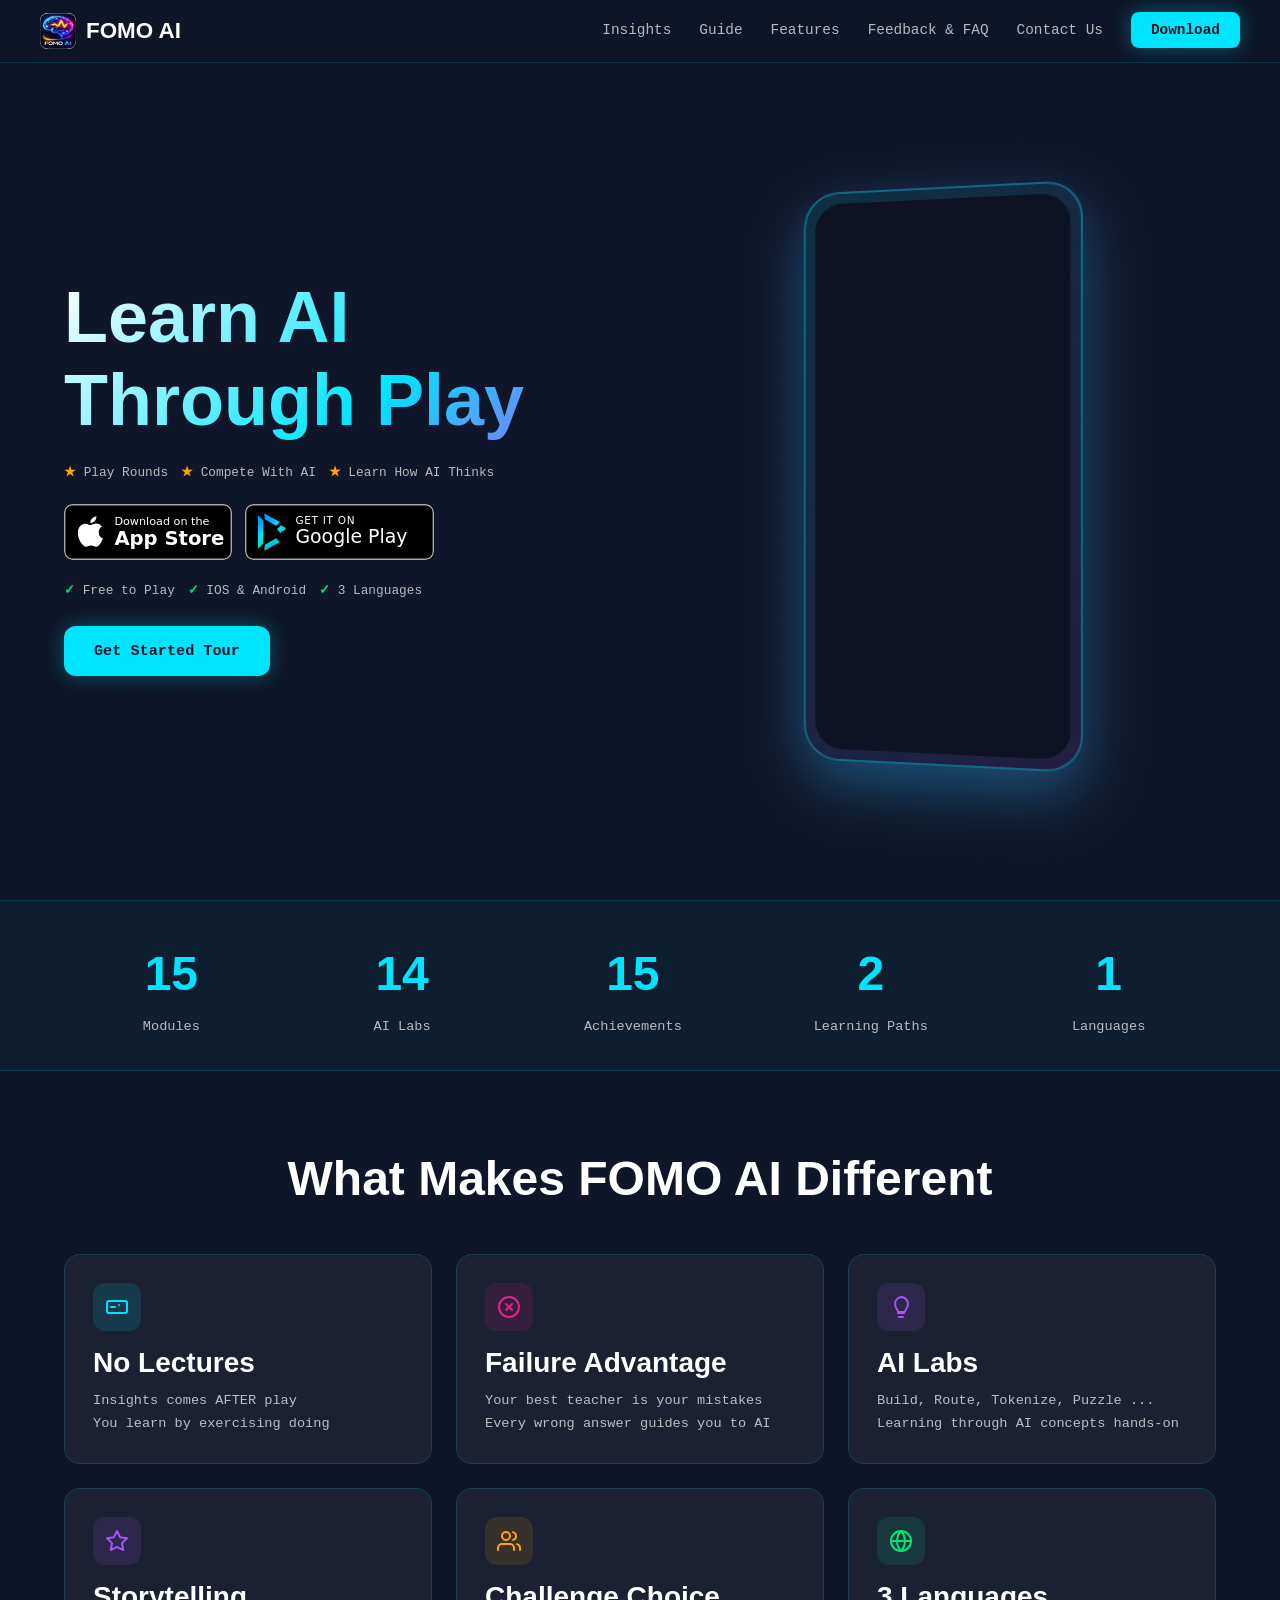
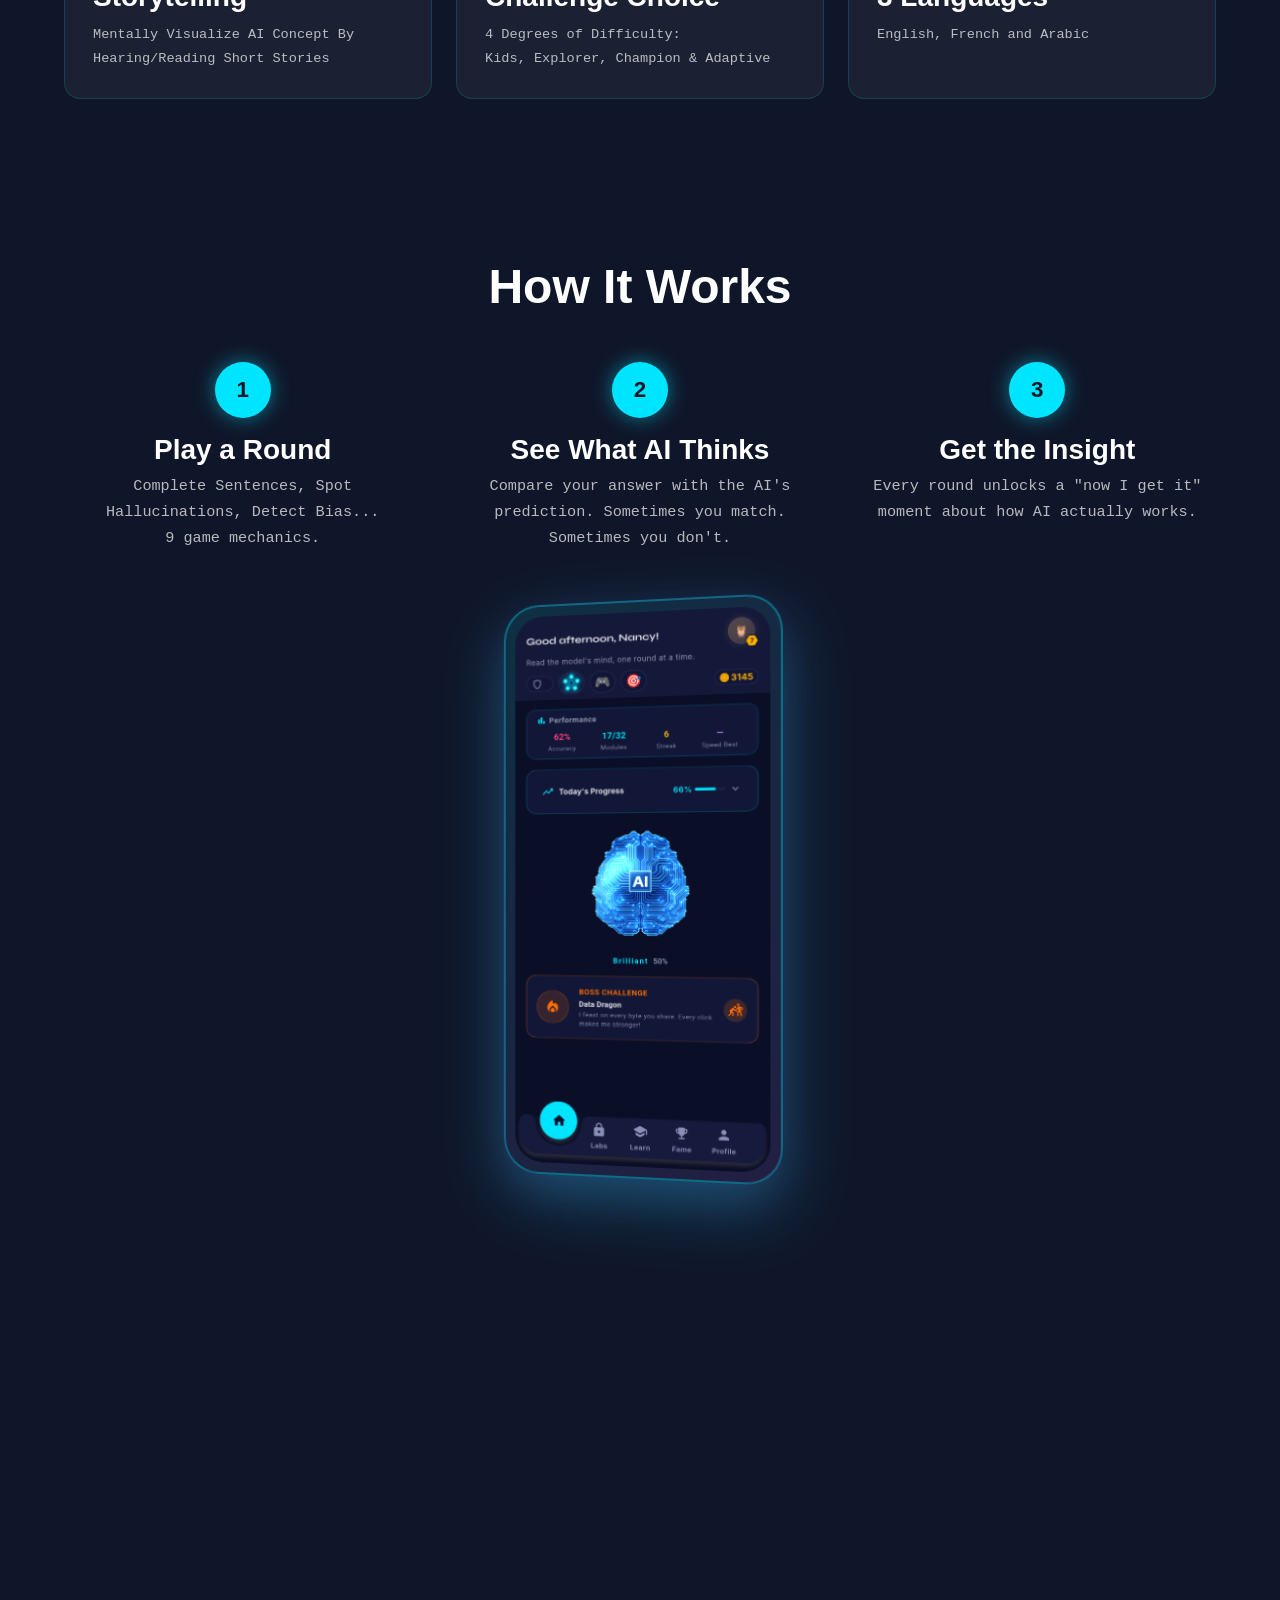
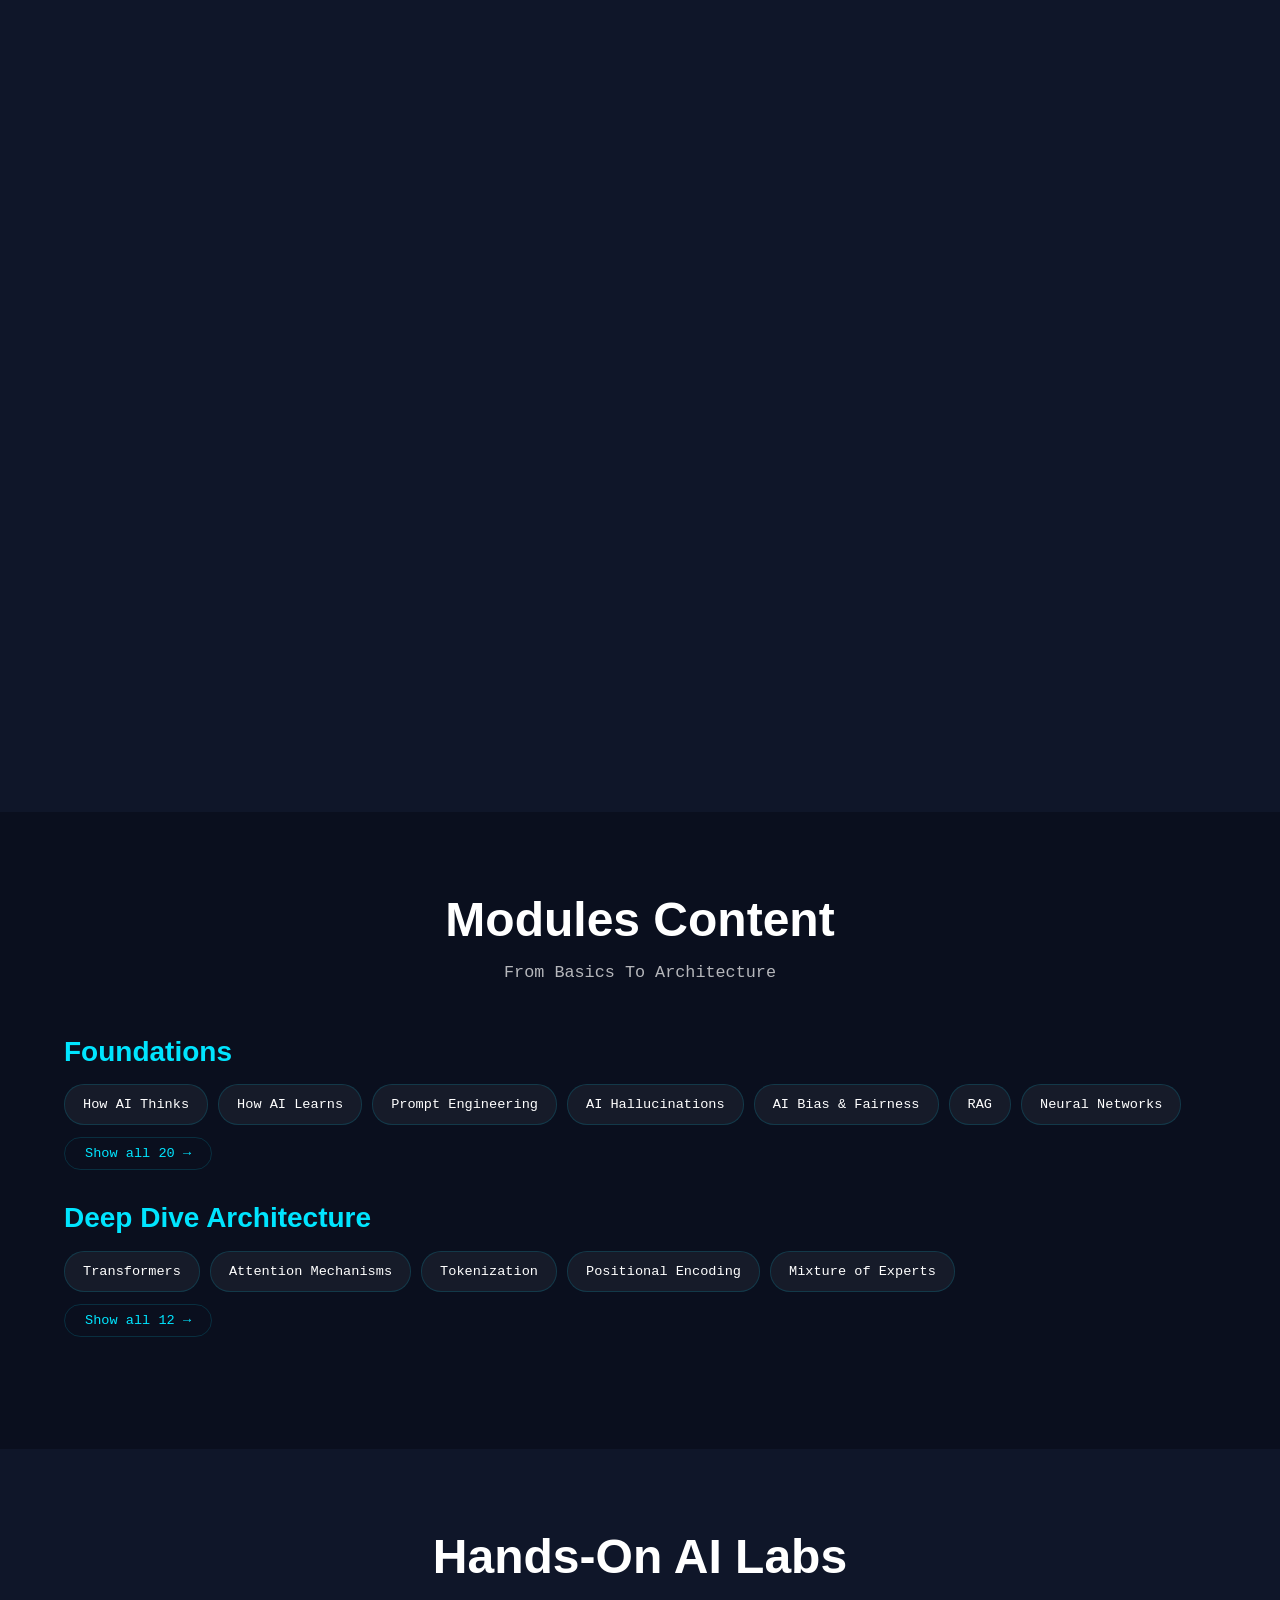
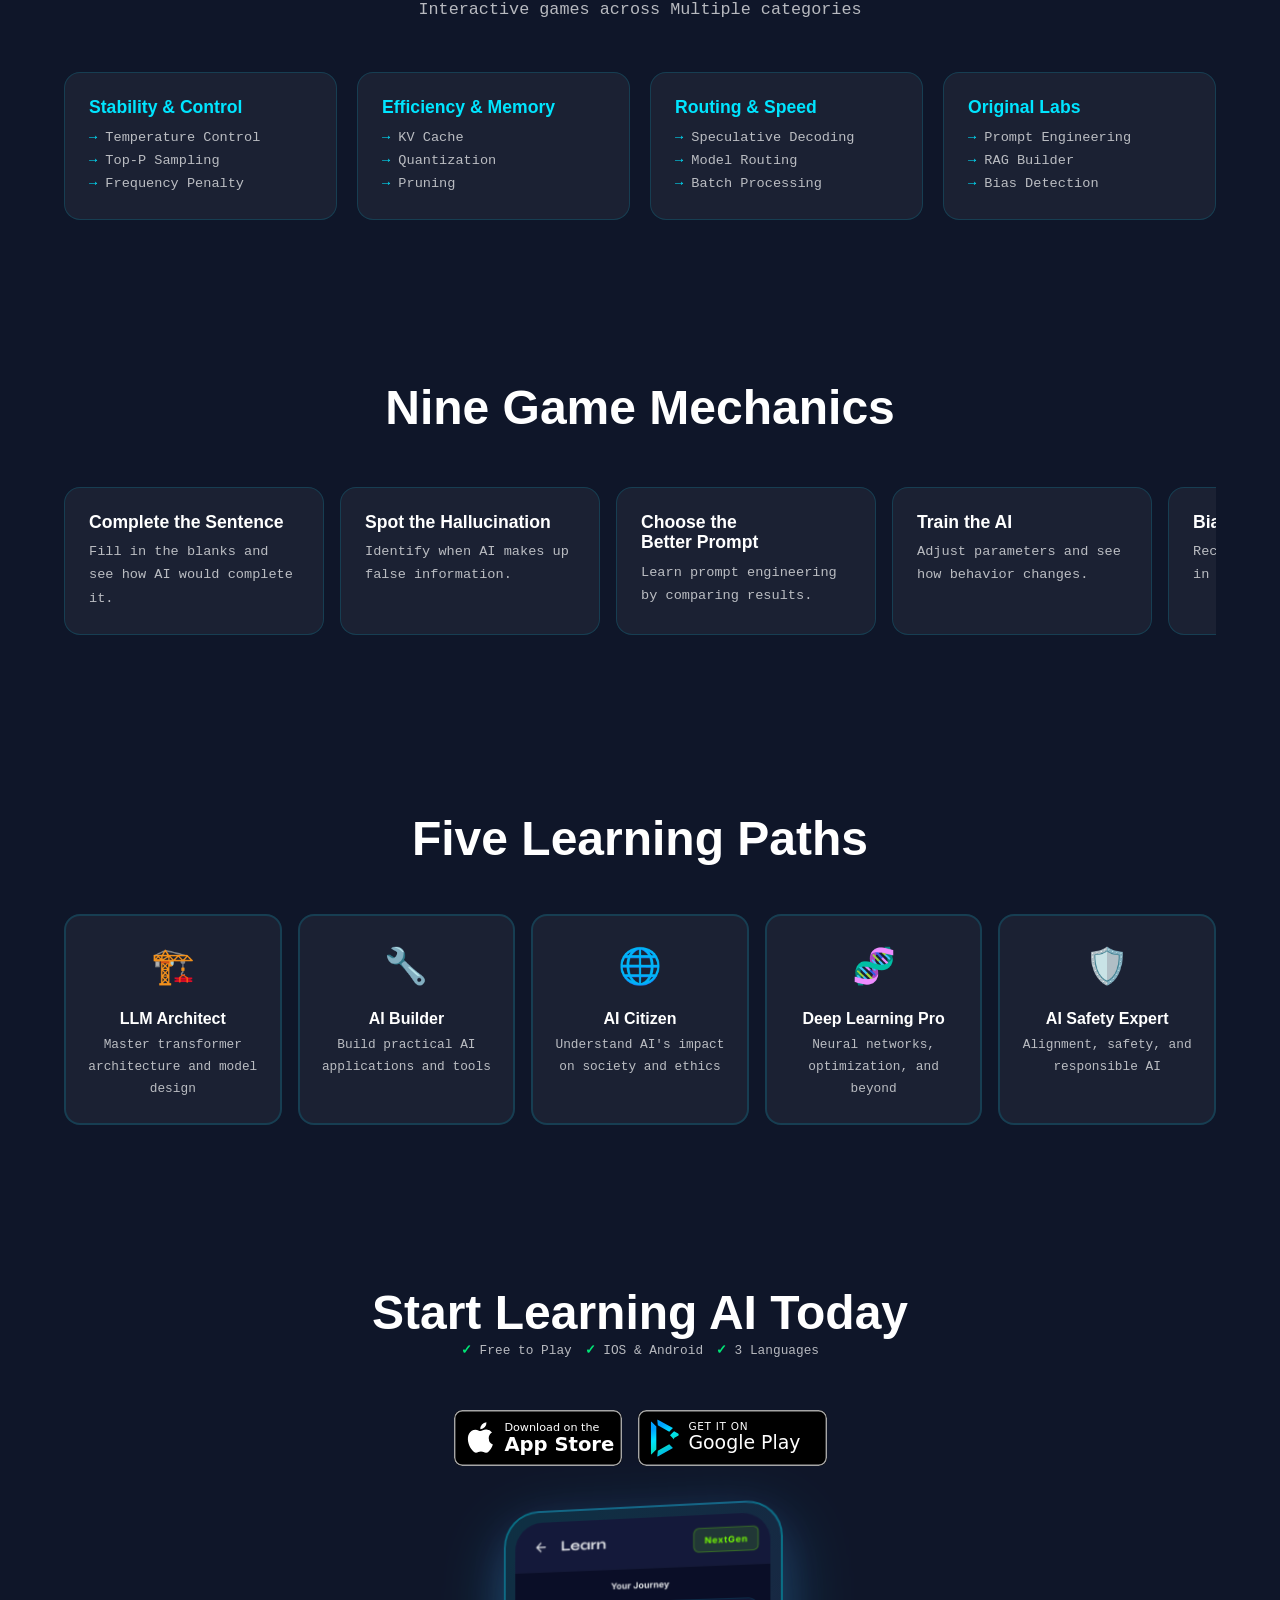
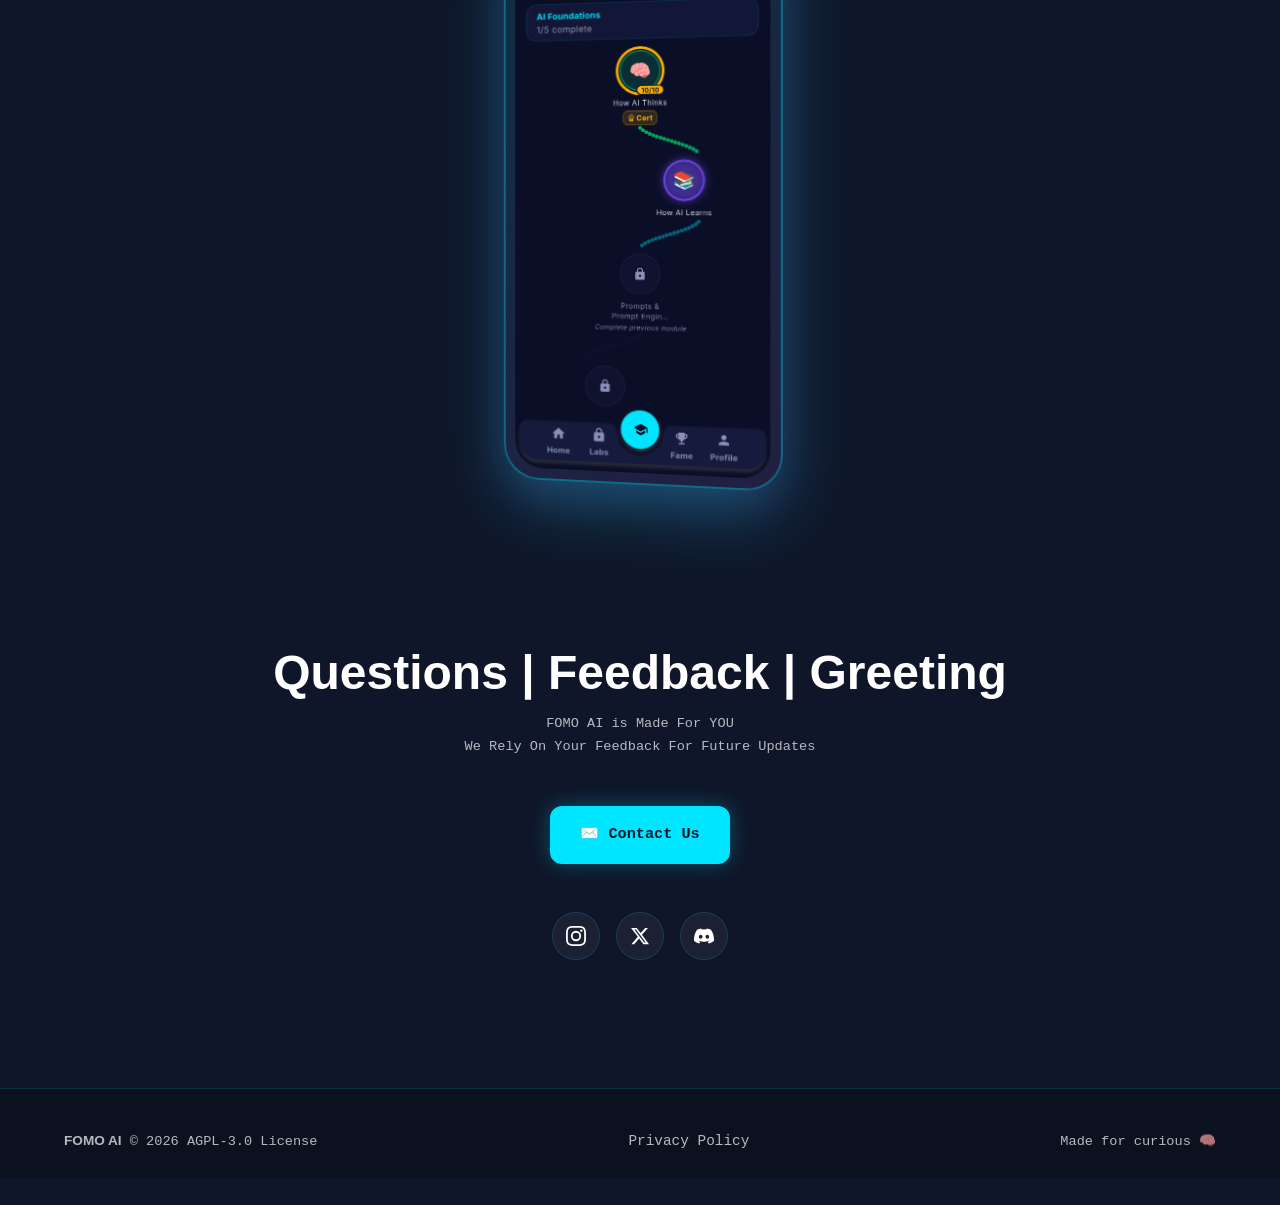
<file: index.html>
<!DOCTYPE html>
<html lang="en">
<head>
    <meta charset="UTF-8">
    <meta name="viewport" content="width=device-width, initial-scale=1.0">
    <title>FOMO AI - Learn AI Through Interactive Gameplay</title>
    <meta name="description" content="Free educational game that teaches AI through play. 32 modules, 29 AI labs, 9 game mechanics. Available on iOS and Android in English, French and Arabic.">
    <meta property="og:type" content="website">
    <meta property="og:url" content="https://fomo.ai.makeit.solutions/">
    <meta property="og:title" content="FOMO AI - Learn AI Through Interactive Gameplay">
    <meta property="og:description" content="Free educational game that teaches AI through play. 32 modules, 29 AI labs, 9 game mechanics. Available on iOS and Android in English, French and Arabic.">
    <meta property="og:video" content="uploads/3.mp4">
    <meta property="og:video:width" content="1080">
    <meta property="og:video:height" content="2400">
    <meta property="og:video:type" content="video/mp4">
    <meta property="og:locale" content="en_US">
    <meta property="og:locale:alternate" content="ar_SA">
    <meta property="og:locale:alternate" content="fr_FR">
    <meta name="twitter:card" content="summary_large_image">
    <meta name="twitter:title" content="FOMO AI - Learn AI Through Interactive Gameplay">
    <meta name="twitter:description" content="Free educational game that teaches AI through play. 32 modules, 29 AI labs, 9 game mechanics. Available in English, French and Arabic.">
    <meta name="twitter:video" content="uploads/3.mp4">
    <link rel="canonical" href="https://fomo.ai.makeit.solutions/">
    <meta name="robots" content="index, follow">
    
    <!-- Preload Critical Resources -->
    <link rel="stylesheet" href="assets/style.css">
	<link rel="preload" href="uploads/2.png" as="image">
    <link rel="preload" href="https://fonts.googleapis.com/css2?family=Syne:wght@400;600;700&family=Space+Mono:wght@400;700&display=swap" as="style">
    
    <!-- Security: Content Security Policy -->
    <meta http-equiv="Content-Security-Policy" content="default-src 'self'; script-src 'self' 'unsafe-inline' https://plausible.io; style-src 'self' 'unsafe-inline' https://fonts.googleapis.com; font-src https://fonts.gstatic.com; img-src 'self' data:; connect-src https://plausible.io;">

    <link rel="preconnect" href="https://fonts.googleapis.com">
    <link rel="preconnect" href="https://fonts.gstatic.com" crossorigin>
    <link href="https://fonts.googleapis.com/css2?family=Syne:wght@400;600;700&family=Space+Mono:wght@400;700&display=swap" rel="stylesheet">
    
    <script type="application/ld+json">
    {
      "@context": "https://schema.org",
      "@type": "SoftwareApplication",
      "name": "FOMO AI",
      "applicationCategory": "EducationApplication",
      "operatingSystem": "iOS, Android",
      "offers": { "@type": "Offer", "price": "0", "priceCurrency": "USD" },
      "description": "Free educational gamified mobile application that teaches AI through interactive gameplay.",
      "aggregateRating": {
        "@type": "AggregateRating",
        "ratingValue": "4.9",
        "ratingCount": "1200",
        "bestRating": "5"
      }
    }
    </script>
    <script type="application/ld+json">
    {
      "@context": "https://schema.org",
      "@type": "FAQPage",
      "mainEntity": [
        {
          "@type": "Question",
          "name": "What is FOMO AI?",
          "acceptedAnswer": {
            "@type": "Answer",
            "text": "FOMO AI is a free educational game that teaches you how artificial intelligence works through interactive gameplay. Play rounds, compare your answers with AI predictions, and gain real understanding through the gap between human and machine thinking."
          }
        },
        {
          "@type": "Question",
          "name": "Is FOMO AI free?",
          "acceptedAnswer": {
            "@type": "Answer",
            "text": "Yes, FOMO AI is completely free to play, no credit card required. Available on iOS and Android in English, Arabic, and French."
          }
        },
        {
          "@type": "Question",
          "name": "Do I need technical knowledge to play?",
          "acceptedAnswer": {
            "@type": "Answer",
            "text": "No. FOMO AI features 4 difficulty tracks (Kids, Explorer, Champion & Adaptive) so anyone can learn at their level. The game meets you where you are and builds understanding through play."
          }
        },
        {
          "@type": "Question",
          "name": "What AI concepts does FOMO AI cover?",
          "acceptedAnswer": {
            "@type": "Answer",
            "text": "FOMO AI covers 32 topics from basics like Prompt Engineering and AI Hallucinations to advanced architecture including Transformers, Attention Mechanisms, Tokenization, and Mixture of Experts. Plus 29 hands-on AI labs across 6 categories."
          }
        },
        {
          "@type": "Question",
          "name": "How is FOMO AI different from other AI courses?",
          "acceptedAnswer": {
            "@type": "Answer",
            "text": "No Lectures, no Slides, Only Playing and Storytelling. You visualize AI concept by hearing/reading short stories, and you learn by playing: Completing Sentences, Spotting Hallucinations, Training Models, Detecting bias and lot more. Insight comes after play, not before. Every answer teaches you about how AI thinks."
          }
        }
      ]
    }
    </script>
</head>
<body>
    <nav aria-label="Main navigation">
        <div class="nav-inner">
            <a href="#" class="logo">
                <img src="uploads/1.png" alt="FOMO AI" width="36" height="36">
                FOMO AI
            </a>
            <button class="hamburger" aria-label="Toggle menu" aria-expanded="false" aria-controls="nav-links">
                <span></span><span></span><span></span>
            </button>
            <ul class="nav-links" id="nav-links">
                <li><a href="#stats">Insights</a></li>
                <li><a href="#how-it-works">Guide</a></li>
                <li><a href="#modules">Features</a></li>
                <li><a href="#Testimonials">Feedback & FAQ</a></li>
                <li><a href="#contact">Contact Us</a></li>
                <li><a href="#download" class="nav-cta">Download</a></li>
            </ul>
        </div>
    </nav>

    <main>
        <!-- HERO -->
        <section class="hero">
            <div class="container">
                <div class="hero-grid">
                    <div>
                        <h1>Learn AI Through Play</h1>
                        <div class="hero-sub">
						    <span>Play Rounds</span>
							<span>Compete With AI</span>
							<span>Learn How AI Thinks</span>
						</div>	
                        <div class="cta-row">
                            <a href="https://apps.apple.com/app/fomo-ai/id6786041063?ppid=cefc0719-2cfd-441d-9dc5-28ec158a5ecb" class="dl-badge" target="_blank" rel="noopener noreferrer" aria-label="Download on the App Store">
                                <svg viewBox="0 0 120 40" xmlns="http://www.w3.org/2000/svg"><rect width="120" height="40" rx="6" fill="#000"/><rect x=".5" y=".5" width="119" height="39" rx="5.5" stroke="#A6A6A6" fill="none"/><path d="M24.77 20.3a4.95 4.95 0 012.36-4.15 5.07 5.07 0 00-3.99-2.16c-1.68-.18-3.31 1.01-4.17 1.01-.87 0-2.2-.99-3.63-.96a5.35 5.35 0 00-4.5 2.74c-1.94 3.35-.49 8.27 1.37 10.98.93 1.33 2.03 2.82 3.46 2.76 1.4-.06 1.92-.89 3.61-.89 1.68 0 2.16.89 3.62.86 1.5-.03 2.44-1.33 3.35-2.67a11.04 11.04 0 001.52-3.13 4.78 4.78 0 01-2.9-4.39zM22.04 12.21a4.87 4.87 0 001.12-3.49 4.96 4.96 0 00-3.21 1.66 4.64 4.64 0 00-1.14 3.37 4.1 4.1 0 003.23-1.54z" fill="#fff"/><text fill="#fff" font-family="system-ui,-apple-system,sans-serif" font-size="8" x="36" y="15" font-weight="400">Download on the</text><text fill="#fff" font-family="system-ui,-apple-system,sans-serif" font-size="14" x="36" y="29" font-weight="600">App Store</text></svg>
                            </a>
                            <a href="https://play.google.com/store/apps/details?id=com.fomoai.app" class="dl-badge" target="_blank" rel="noopener noreferrer" aria-label="Get it on Google Play">
                                <svg viewBox="0 0 135 40" xmlns="http://www.w3.org/2000/svg"><rect width="135" height="40" rx="6" fill="#000"/><rect x=".5" y=".5" width="134" height="39" rx="5.5" stroke="#A6A6A6" fill="none"/><path d="M13.54 7.82l10.87 6.28 3.55-3.55L13.54 2.5a1.2 1.2 0 00-.52.15l.52 5.17zm0 24.36l-.52 5.17a1.2 1.2 0 00.52.15l14.42-8.05-3.55-3.55-10.87 6.28zm-1.42-1.2V9.02L7.3 4.2a1.19 1.19 0 00-.3.82v29.96c0 .3.1.58.3.82l4.82-4.82zm16.89-11l3.83-2.14a1.2 1.2 0 000-2.08L29 13.62l-3.85 3.85L29 21.33l.01-.01z" fill="url(#gp1)" transform="translate(4,5) scale(.75)"/><defs><linearGradient id="gp1" x1="7" y1="2.5" x2="25" y2="35" gradientUnits="userSpaceOnUse"><stop stop-color="#00A0FF"/><stop offset=".25" stop-color="#00A1FF"/><stop offset=".5" stop-color="#00E3FF"/><stop offset=".75" stop-color="#03DAC5"/><stop offset="1" stop-color="#0AF"/></linearGradient></defs><text fill="#fff" font-family="system-ui,-apple-system,sans-serif" font-size="7.5" x="36" y="14" font-weight="400" letter-spacing=".5">GET IT ON</text><text fill="#fff" font-family="system-ui,-apple-system,sans-serif" font-size="13.5" x="36" y="28" font-weight="500">Google Play</text></svg>
                            </a>
                        </div>
                        <div class="trust-row">
                            <span>Free to Play</span>
                            <span>IOS & Android</span>
                            <span>3 Languages</span>
                        </div>
                        <div class="tour-container" style="margin-top: 24px; ">
                            <button id="start-tour" class="btn btn-cyan" style="margin-right: 12px;">Get Started Tour</button>
<!--                           <span id="tour-info" style="font-size: 0.8rem; color: var(--text2);">
                                Learn By Playing & Discover AI Concepts
                            </span>  -->
                        </div>
                    </div>
                    <div class="phone-wrap">
                        <div class="phone">
                            <div class="phone-inner">
								<video src="uploads/3.mp4" autoplay loop muted playsinline style="width: 100%; height: 100%; object-fit: cover;" alt="FOMO AI Gameplay" loading="eager">
                            </div>
                        </div>
                    </div>
                </div>
            </div>
        </section>

        <!-- STATS -->
        <div id="stats" class="stats">
            <div class="container">
                <div class="stats-row">
                    <div class="stat"><div class="stat-num" data-target="32">0</div><div class="stat-lbl">Modules</div></div>
                    <div class="stat"><div class="stat-num" data-target="29">0</div><div class="stat-lbl">AI Labs</div></div>
                    <div class="stat"><div class="stat-num" data-target="33">0</div><div class="stat-lbl">Achievements</div></div>
                    <div class="stat"><div class="stat-num" data-target="5">0</div><div class="stat-lbl">Learning Paths</div></div>
                    <div class="stat"><div class="stat-num" data-target="3">0</div><div class="stat-lbl">Languages</div></div>
                </div>
            </div>
        </div>

        <!-- Insights -->
        <section id="INSIGHTS" class="fade-in">
            <div class="container">
                <div class="section-head"><h2>What Makes FOMO AI Different</h2></div>
                <div class="nsgt-grid">
                    <div class="nsgt">
                        <div class="nsgt-icon" style="background: rgba(0,229,255,0.12); color: var(--cyan);">
                            <svg width="24" height="24" viewBox="0 0 24 24" fill="none" stroke="currentColor" stroke-width="2" stroke-linecap="round" stroke-linejoin="round" aria-hidden="true"><rect x="2" y="6" width="20" height="12" rx="2"/><path d="M6 12h4"/><path d="M14 10h.01"/></svg>
                        </div>
                        <h3>No Lectures</h3>
                        <p>Insights comes AFTER play<br>You learn by exercising doing</p>
                    </div>
                    <div class="nsgt">
                        <div class="nsgt-icon" style="background: rgba(233,30,140,0.12); color: var(--magenta);">
                            <svg width="24" height="24" viewBox="0 0 24 24" fill="none" stroke="currentColor" stroke-width="2" stroke-linecap="round" stroke-linejoin="round" aria-hidden="true"><circle cx="12" cy="12" r="10"/><path d="M15 9l-6 6"/><path d="M9 9l6 6"/></svg>
                        </div>
                        <h3>Failure Advantage</h3>
						<p>Your best teacher is your mistakes<br>Every wrong answer guides you to AI</p>
                    </div>
                    <div class="nsgt">
                        <div class="nsgt-icon" style="background: rgba(168,85,247,0.12); color: var(--purple);">
                            <svg width="24" height="24" viewBox="0 0 24 24" fill="none" stroke="currentColor" stroke-width="2" stroke-linecap="round" stroke-linejoin="round" aria-hidden="true"><path d="M12 2a7 7 0 0 1 7 7c0 3-2 5.5-3.5 8H9.5C8 14.5 6 12 6 9a7 7 0 0 1 6-7z"/><path d="M9 18h6"/><path d="M10 22h4"/></svg>
                        </div>
                        <h3>AI Labs</h3>
                        <p>Build, Route, Tokenize, Puzzle ...<br>Learning through AI concepts hands-on</p>
                    </div>
                    <div class="nsgt">
                        <div class="nsgt-icon" style="background: rgba(168,85,247,0.12); color: var(--purple);">
                            <svg width="24" height="24" viewBox="0 0 24 24" fill="none" stroke="currentColor" stroke-width="2" stroke-linecap="round" stroke-linejoin="round" aria-hidden="true"><polygon points="12 2 15.09 8.26 22 9.27 17 14.14 18.18 21.02 12 17.77 5.82 21.02 7 14.14 2 9.27 8.91 8.26 12 2"/></svg>
                        </div>
                        <h3>Storytelling</h3>
                        <p>Mentally Visualize AI Concept By Hearing/Reading Short Stories</p>
                    </div>
                    <div class="nsgt">
                        <div class="nsgt-icon" style="background: rgba(255,165,0,0.12); color: var(--gold);">
                            <svg width="24" height="24" viewBox="0 0 24 24" fill="none" stroke="currentColor" stroke-width="2" stroke-linecap="round" stroke-linejoin="round" aria-hidden="true"><path d="M17 21v-2a4 4 0 0 0-4-4H5a4 4 0 0 0-4 4v2"/><circle cx="9" cy="7" r="4"/><path d="M23 21v-2a4 4 0 0 0-3-3.87"/><path d="M16 3.13a4 4 0 0 1 0 7.75"/></svg>
                        </div>
                        <h3>Challenge Choice</h3>
                        <p>4 Degrees of Difficulty:<br>Kids, Explorer, Champion & Adaptive</p>
                    </div>
					<div class="nsgt">
                        <div class="nsgt-icon" style="background: rgba(0,230,118,0.12); color: var(--green);">
                            <svg width="24" height="24" viewBox="0 0 24 24" fill="none" stroke="currentColor" stroke-width="2" stroke-linecap="round" stroke-linejoin="round" aria-hidden="true"><circle cx="12" cy="12" r="10"/><path d="M2 12h20"/><path d="M12 2a15.3 15.3 0 0 1 4 10 15.3 15.3 0 0 1-4 10 15.3 15.3 0 0 1-4-10 15.3 15.3 0 0 1 4-10z"/></svg>
                        </div>
                        <h3>3 Languages</h3>
                        <p>English, French and Arabic</p>
                    </div>
                </div>
            </div>
        </section>

        <!-- HOW IT WORKS -->
        <section id="how-it-works" class="fade-in">
            <div class="container">
                <div class="section-head"><h2>How It Works</h2></div>
                <div class="steps">
                    <div class="step">
                        <div class="step-n">1</div>
                        <h3>Play a Round</h3>
                        <p>Complete Sentences, Spot Hallucinations, Detect Bias...<br>9 game mechanics.</p>
                    </div>
                    <div class="step">
                        <div class="step-n">2</div>
                        <h3>See What AI Thinks</h3>
                        <p>Compare your answer with the AI's prediction. Sometimes you match. Sometimes you don't.</p>
                    </div>
                    <div class="step">
                        <div class="step-n">3</div>
                        <h3>Get the Insight</h3>
                        <p>Every round unlocks a "now I get it" moment about how AI actually works.</p>
                    </div>
                </div>
                <div class="phone-wrap" style="margin-top: 48px;">
                    <div class="phone">
                        <div class="phone-inner">
                                <img src="uploads/2.png" alt="FOMO AI Home Screen" loading="lazy">
                        </div>
                    </div>
                </div>
            </div>
        </section>

        <!-- TESTIMONIALS -->
        <section id="Testimonials" class="testimonials fade-in" style="background: var(--bg-alt);">
            <div class="container">
                <div class="section-head"><h2>What Players Are Saying</h2></div>
                <div class="test-grid">
                    <div class="test-card">
                        <div class="test-stars">★★★★★</div>
                        <p>"I've been working in tech for 5 years and this is the first time I actually understand what a transformer does. The game makes it click."</p>
                        <div class="test-author">
                            <div class="test-avatar" style="background: linear-gradient(135deg, var(--cyan), var(--purple));">M</div>
                            <div><strong>Moe K.</strong><span>Mobile Developer</span></div>
                        </div>
                    </div>
                    <div class="test-card">
                        <div class="test-stars">★★★★★</div>
                        <p>"My 12-year-old daughter played Tokenization, then explained to me how tokenization works and why asking a question in French cost more tokens. I was impressed. This is how education should work."</p>
                        <div class="test-author">
                            <div class="test-avatar" style="background: linear-gradient(135deg, var(--magenta), var(--gold));">S</div>
                            <div><strong>Sara A.</strong><span>Parent & Educator</span></div>
                        </div>
                    </div>
                    <div class="test-card">
                        <div class="test-stars">★★★★★</div>
                        <p>"The comparison between my answer and AI's prediction is genius. You think you know how AI works until you see the gap. Then it clicks."</p>
                        <div class="test-author">
                            <div class="test-avatar" style="background: linear-gradient(135deg, var(--gold), var(--green));">L</div>
                            <div><strong>Luc D.</strong><span>Data Science Student</span></div>
                        </div>
                    </div>
                </div>
            </div>
        </section>

        <!-- FAQ -->
        <section id="FAQ"  class="faq-section fade-in">
            <div class="container">
                <div class="section-head"><h2>Frequently Asked Questions</h2></div>
                <div class="faq-list">
                    <div class="faq-item">
                        <button class="faq-q" id="faq-q-1" aria-expanded="false" aria-controls="faq-answer-1">
                            <span>What is FOMO AI?</span>
                            <svg class="faq-chevron" width="20" height="20" viewBox="0 0 24 24" fill="none" stroke="currentColor" stroke-width="2" stroke-linecap="round" stroke-linejoin="round"><polyline points="6 9 12 15 18 9"/></svg>
                        </button>
                        <div class="faq-a" id="faq-answer-1" role="region" aria-labelledby="faq-q-1">
                            <p>FOMO AI is a free educational game that teaches you how artificial intelligence works through interactive gameplay. Play rounds, compare your answers with AI predictions, and gain real understanding through the gap between human and machine thinking.</p>
                        </div>
                    </div>
                    <div class="faq-item">
                        <button class="faq-q" id="faq-q-2" aria-expanded="false" aria-controls="faq-answer-2">
                            <span>Is FOMO AI free?</span>
                            <svg class="faq-chevron" width="20" height="20" viewBox="0 0 24 24" fill="none" stroke="currentColor" stroke-width="2" stroke-linecap="round" stroke-linejoin="round"><polyline points="6 9 12 15 18 9"/></svg>
                        </button>
                        <div class="faq-a" id="faq-answer-2" role="region" aria-labelledby="faq-q-2">
                            <p>Yes, FOMO AI is completely free to play, no credit card required. Available on iOS and Android in English, French and Arabic.</p>
                        </div>
                    </div>
                    <div class="faq-item">
                        <button class="faq-q" id="faq-q-3" aria-expanded="false" aria-controls="faq-answer-3">
                            <span>Do I need technical knowledge to play?</span>
                            <svg class="faq-chevron" width="20" height="20" viewBox="0 0 24 24" fill="none" stroke="currentColor" stroke-width="2" stroke-linecap="round" stroke-linejoin="round"><polyline points="6 9 12 15 18 9"/></svg>
                        </button>
                        <div class="faq-a" id="faq-answer-3" role="region" aria-labelledby="faq-q-3">
                            <p>No. FOMO AI features 4 difficulty tracks (Kids, Explorer, Champion & Adaptive) so anyone can learn at their level. The game meets you where you are and builds understanding through play.</p>
                        </div>
                    </div>
                    <div class="faq-item">
                        <button class="faq-q" id="faq-q-4" aria-expanded="false" aria-controls="faq-answer-4">
                            <span>What AI concepts does FOMO AI cover?</span>
                            <svg class="faq-chevron" width="20" height="20" viewBox="0 0 24 24" fill="none" stroke="currentColor" stroke-width="2" stroke-linecap="round" stroke-linejoin="round"><polyline points="6 9 12 15 18 9"/></svg>
                        </button>
                        <div class="faq-a" id="faq-answer-4" role="region" aria-labelledby="faq-q-4">
                            <p>FOMO AI covers 32 topics from basics like Prompt Engineering and AI Hallucinations to advanced architecture including Transformers, Attention Mechanisms, Tokenization, and Mixture of Experts. Plus 29 hands-on AI labs across 6 categories.</p>
                        </div>
                    </div>
                    <div class="faq-item">
                        <button class="faq-q" id="faq-q-5" aria-expanded="false" aria-controls="faq-answer-5">
                            <span>How is FOMO AI different from other AI courses?</span>
                            <svg class="faq-chevron" width="20" height="20" viewBox="0 0 24 24" fill="none" stroke="currentColor" stroke-width="2" stroke-linecap="round" stroke-linejoin="round"><polyline points="6 9 12 15 18 9"/></svg>
                        </button>
                        <div class="faq-a" id="faq-answer-5" role="region" aria-labelledby="faq-q-5">
                            <p>No Lectures, no Slides, Only Playing and Storytelling. You visualize AI concept by hearing/reading short stories, and you learn by playing: Completing Sentences, Spotting Hallucinations, Training Models, Detecting Bias and lot more! Insight comes after play, not before. Every answer teaches you about how AI thinks.</p>
                        </div>
                    </div>
                </div>
            </div>
        </section>

        <!-- MODULES (compact chips) -->
        <section id="modules" class="modules-section fade-in">
            <div class="container">
                <div class="section-head">
                    <h2>Modules Content</h2>
					<p>From Basics To Architecture</p>
                </div>
                <div class="mod-group">
                    <h3>Foundations</h3>
                    <div class="chip-grid" id="foundations-chips">
                        <span class="chip">How AI Thinks</span>
                        <span class="chip">How AI Learns</span>
                        <span class="chip">Prompt Engineering</span>
                        <span class="chip">AI Hallucinations</span>
                        <span class="chip">AI Bias & Fairness</span>
                        <span class="chip">RAG</span>
                        <span class="chip">Neural Networks</span>
                        <span class="chip chip-hidden">AI vs Human Intelligence</span>
                        <span class="chip chip-hidden">Data & Privacy</span>
                        <span class="chip chip-hidden">History of AI</span>
                        <span class="chip chip-hidden">Computer Vision</span>
                        <span class="chip chip-hidden">NLP</span>
                        <span class="chip chip-hidden">Generative AI</span>
                        <span class="chip chip-hidden">AI Ethics</span>
                        <span class="chip chip-hidden">Reinforcement Learning</span>
                        <span class="chip chip-hidden">AI in Healthcare</span>
                        <span class="chip chip-hidden">Autonomous Systems</span>
                        <span class="chip chip-hidden">AI Creativity</span>
                        <span class="chip chip-hidden">LLMs</span>
                        <span class="chip chip-hidden">Future of AI</span>
                    </div>
                    <button class="show-more-btn" data-target="foundations-chips">Show all 20 →</button>
                </div>
                <div class="mod-group">
                    <h3>Deep Dive Architecture</h3>
                    <div class="chip-grid" id="arch-chips">
                        <span class="chip">Transformers</span>
                        <span class="chip">Attention Mechanisms</span>
                        <span class="chip">Tokenization</span>
                        <span class="chip">Positional Encoding</span>
                        <span class="chip">Mixture of Experts</span>
                        <span class="chip chip-hidden">Normalization & Activation</span>
                        <span class="chip chip-hidden">Training Optimization</span>
                        <span class="chip chip-hidden">Fine-Tuning</span>
                        <span class="chip chip-hidden">Scaling Laws</span>
                        <span class="chip chip-hidden">Context Windows</span>
                        <span class="chip chip-hidden">Inference & Decoding</span>
                        <span class="chip chip-hidden">AI Safety & Alignment</span>
                    </div>
                    <button class="show-more-btn" data-target="arch-chips">Show all 12 →</button>
                </div>
            </div>
        </section>

        <!-- AI LABS -->
        <section id="labs" class="fade-in">
            <div class="container">
                <div class="section-head">
                    <h2>Hands-On AI Labs</h2>
                    <p>Interactive games across Multiple categories</p>
                </div>
                <div class="lab-grid">
                    <div class="lab-card">
<!--                        <div class="lab-count">7</div> -->
                        <h4>Stability & Control</h4>
                        <ul><li>Temperature Control</li><li>Top-P Sampling</li><li>Frequency Penalty</li></ul>
                    </div>
                    <div class="lab-card">
<!--                        <div class="lab-count">7</div> -->
                        <h4>Efficiency & Memory</h4>
                        <ul><li>KV Cache</li><li>Quantization</li><li>Pruning</li></ul>
                    </div>
                    <div class="lab-card">
<!--                        <div class="lab-count">7</div> -->
                        <h4>Routing & Speed</h4>
                        <ul><li>Speculative Decoding</li><li>Model Routing</li><li>Batch Processing</li></ul>
                    </div>
                    <div class="lab-card">
<!--                        <div class="lab-count">8</div> -->
                        <h4>Original Labs</h4>
                        <ul><li>Prompt Engineering</li><li>RAG Builder</li><li>Bias Detection</li></ul>
                    </div>
                </div>
            </div>
        </section>

        <!-- 9 Game Mechanics -->
        <section id="mechanics" class="fade-in">
            <div class="container">
                <div class="section-head"><h2>Nine Game Mechanics</h2></div>
                <div class="carousel-wrap" id="mechCarousel">
                    <div class="carousel-track">
                        <div class="mech-card"><h4>Complete the Sentence</h4><p>Fill in the blanks and see how AI would complete it.</p></div>
                        <div class="mech-card"><h4>Spot the Hallucination</h4><p>Identify when AI makes up false information.</p></div>
                        <div class="mech-card"><h4>Choose the Better Prompt</h4><p>Learn prompt engineering by comparing results.</p></div>
                        <div class="mech-card"><h4>Train the AI</h4><p>Adjust parameters and see how behavior changes.</p></div>
                        <div class="mech-card"><h4>Bias Detector</h4><p>Recognize unfair patterns in AI outputs.</p></div>
                        <div class="mech-card"><h4>Confidence Meter</h4><p>Understand AI uncertainty and confidence levels.</p></div>
                        <div class="mech-card"><h4>Architecture</h4><p>Build neural network structures visually.</p></div>
                        <div class="mech-card"><h4>Compare</h4><p>See how different models respond to the same input.</p></div>
                        <div class="mech-card"><h4>Diagram</h4><p>Map out AI processes and data flows.</p></div>
                    </div>
                </div>
            </div>
        </section>

        <!-- LEARNING PATHS -->
        <section id="paths" class="fade-in">
            <div class="container">
                <div class="section-head"><h2>Five Learning Paths</h2></div>
                <div class="paths-row">
                    <div class="path"><div class="path-emoji">🏗️</div><h4>LLM Architect</h4><p>Master transformer architecture and model design</p></div>
                    <div class="path"><div class="path-emoji">🔧</div><h4>AI Builder</h4><p>Build practical AI applications and tools</p></div>
                    <div class="path"><div class="path-emoji">🌐</div><h4>AI Citizen</h4><p>Understand AI's impact on society and ethics</p></div>
                    <div class="path"><div class="path-emoji">🧬</div><h4>Deep Learning Pro</h4><p>Neural networks, optimization, and beyond</p></div>
                    <div class="path"><div class="path-emoji">🛡️</div><h4>AI Safety Expert</h4><p>Alignment, safety, and responsible AI</p></div>
                </div>
            </div>
        </section>

        <!-- DOWNLOAD -->
        <section id="download" class="fade-in">
            <div class="container dl-section">
                <div class="section-head">
                    <h2>Start Learning AI Today</h2>
                    <div class="trust-row-center">
                            <span>Free to Play</span>
                            <span>IOS & Android</span>
                            <span>3 Languages</span>
                    </div>
                </div>
                <div class="dl-badges">
                    <a href="https://apps.apple.com/app/fomo-ai/id6786041063?ppid=cefc0719-2cfd-441d-9dc5-28ec158a5ecb" class="dl-badge" target="_blank" rel="noopener noreferrer" aria-label="Download on the App Store">
                        <svg viewBox="0 0 120 40" xmlns="http://www.w3.org/2000/svg"><rect width="120" height="40" rx="6" fill="#000"/><rect x=".5" y=".5" width="119" height="39" rx="5.5" stroke="#A6A6A6" fill="none"/><path d="M24.77 20.3a4.95 4.95 0 012.36-4.15 5.07 5.07 0 00-3.99-2.16c-1.68-.18-3.31 1.01-4.17 1.01-.87 0-2.2-.99-3.63-.96a5.35 5.35 0 00-4.5 2.74c-1.94 3.35-.49 8.27 1.37 10.98.93 1.33 2.03 2.82 3.46 2.76 1.4-.06 1.92-.89 3.61-.89 1.68 0 2.16.89 3.62.86 1.5-.03 2.44-1.33 3.35-2.67a11.04 11.04 0 001.52-3.13 4.78 4.78 0 01-2.9-4.39zM22.04 12.21a4.87 4.87 0 001.12-3.49 4.96 4.96 0 00-3.21 1.66 4.64 4.64 0 00-1.14 3.37 4.1 4.1 0 003.23-1.54z" fill="#fff"/><text fill="#fff" font-family="system-ui,-apple-system,sans-serif" font-size="8" x="36" y="15" font-weight="400">Download on the</text><text fill="#fff" font-family="system-ui,-apple-system,sans-serif" font-size="14" x="36" y="29" font-weight="600">App Store</text></svg>
                    </a>
                    <a href="https://play.google.com/store/apps/details?id=com.fomoai.app" class="dl-badge" target="_blank" rel="noopener noreferrer" aria-label="Get it on Google Play">
                        <svg viewBox="0 0 135 40" xmlns="http://www.w3.org/2000/svg"><rect width="135" height="40" rx="6" fill="#000"/><rect x=".5" y=".5" width="134" height="39" rx="5.5" stroke="#A6A6A6" fill="none"/><path d="M13.54 7.82l10.87 6.28 3.55-3.55L13.54 2.5a1.2 1.2 0 00-.52.15l.52 5.17zm0 24.36l-.52 5.17a1.2 1.2 0 00.52.15l14.42-8.05-3.55-3.55-10.87 6.28zm-1.42-1.2V9.02L7.3 4.2a1.19 1.19 0 00-.3.82v29.96c0 .3.1.58.3.82l4.82-4.82zm16.89-11l3.83-2.14a1.2 1.2 0 000-2.08L29 13.62l-3.85 3.85L29 21.33l.01-.01z" fill="url(#gp2)" transform="translate(4,5) scale(.75)"/><defs><linearGradient id="gp2" x1="7" y1="2.5" x2="25" y2="35" gradientUnits="userSpaceOnUse"><stop stop-color="#00A0FF"/><stop offset=".25" stop-color="#00A1FF"/><stop offset=".5" stop-color="#00E3FF"/><stop offset=".75" stop-color="#03DAC5"/><stop offset="1" stop-color="#0AF"/></linearGradient></defs><text fill="#fff" font-family="system-ui,-apple-system,sans-serif" font-size="7.5" x="36" y="14" font-weight="400" letter-spacing=".5">GET IT ON</text><text fill="#fff" font-family="system-ui,-apple-system,sans-serif" font-size="13.5" x="36" y="28" font-weight="500">Google Play</text></svg>
                    </a>
                </div>
                <div class="phone-wrap">
                    <div class="phone">
                        <div class="phone-inner">
                            <img src="uploads/4.png" alt="FOMO AI Learning Journey" loading="lazy">
                        </div>
                    </div>
                </div>
            </div>
        </section>

        <!-- CONTACT -->
        <section id="contact" class="fade-in">
            <div class="container contact-inner">
                <div class="section-head">
                    <h2>Questions | Feedback | Greeting</h2>
                    <p style="color: var(--text2); font-size: 0.85rem; max-width: 560px; margin: 12px auto 0;">FOMO AI is Made For YOU<br>We Rely On Your Feedback For Future Updates</p>
                </div>
                <a href="mailto:support.fomo.ai@gmail.com" class="btn btn-cyan" style="margin-bottom: 24px;">
                    ✉️ Contact Us
                </a>
                <div class="social-row">
					<a href="https://instagram.com/fomoaicoreteam" class="soc-link" target="_blank" rel="noopener noreferrer" aria-label="Instagram">
						<svg width="20" height="20" viewBox="0 0 24 24" fill="currentColor">
							<path d="M12 2.163c3.204 0 3.584.012 4.85.07 3.252.148 4.771 1.691 4.919 4.919.058 1.265.069 1.645.069 4.849 0 3.205-.012 3.584-.069 4.849-.149 3.225-1.664 4.771-4.919 4.919-1.266.058-1.644.07-4.85.07-3.204 0-3.584-.012-4.849-.07-3.26-.149-4.771-1.699-4.919-4.92-.058-1.265-.07-1.644-.07-4.849 0-3.204.013-3.583.07-4.849.149-3.227 1.664-4.771 4.919-4.919 1.266-.057 1.645-.069 4.849-.069zM12 0C8.741 0 8.333.014 7.053.072 2.695.272.273 2.69.073 7.051.014 8.333 0 8.741 0 12c0 3.259.014 3.668.072 4.948.2 4.358 2.618 6.78 6.98 6.98 1.281.058 1.689.072 4.948.072 3.259 0 3.668-.014 4.948-.072 4.354-.2 6.782-2.618 6.979-6.98.059-1.28.073-1.689.073-4.948 0-3.259-.014-3.667-.072-4.947-.196-4.354-2.617-6.78-6.979-6.98C15.668.014 15.259 0 12 0zm0 5.838a6.162 6.162 0 100 12.324 6.162 6.162 0 000-12.324zM12 16a4 4 0 110-8 4 4 0 010 8zm6.406-11.845a1.44 1.44 0 100 2.881 1.44 1.44 0 000-2.881z"/>
						</svg>
					</a>
                    <a href="https://x.com/FomoAICoreTeam" class="soc-link" target="_blank" rel="noopener noreferrer" aria-label="X (Twitter)">
                        <svg width="20" height="20" viewBox="0 0 24 24" fill="currentColor"><path d="M18.244 2.25h3.308l-7.227 8.26 8.502 11.24H16.17l-5.214-6.817L4.99 21.75H1.68l7.73-8.835L1.254 2.25H8.08l4.713 6.231zm-1.161 17.52h1.833L7.084 4.126H5.117z"/></svg>
                    </a>
                    <a href="https://discord.gg/MSUcJVB8mV" class="soc-link" target="_blank" rel="noopener noreferrer" aria-label="Discord">
                        <svg width="20" height="20" viewBox="0 0 24 24" fill="currentColor"><path d="M20.317 4.37a19.791 19.791 0 0 0-4.885-1.515.074.074 0 0 0-.079.037c-.21.375-.444.864-.608 1.25a18.27 18.27 0 0 0-5.487 0 12.64 12.64 0 0 0-.617-1.25.077.077 0 0 0-.079-.037A19.736 19.736 0 0 0 3.677 4.37a.07.07 0 0 0-.032.027C.533 9.046-.32 13.58.099 18.057a.082.082 0 0 0 .031.057 19.9 19.9 0 0 0 5.993 3.03.078.078 0 0 0 .084-.028c.462-.63.874-1.295 1.226-1.994a.076.076 0 0 0-.041-.106 13.107 13.107 0 0 1-1.872-.892.077.077 0 0 1-.008-.128 10.2 10.2 0 0 0 .372-.292.074.074 0 0 1 .077-.01c3.928 1.793 8.18 1.793 12.062 0a.074.074 0 0 1 .078.01c.12.098.246.198.373.292a.077.077 0 0 1-.006.127 12.299 12.299 0 0 1-1.873.892.077.077 0 0 0-.041.107c.36.698.772 1.362 1.225 1.993a.076.076 0 0 0 .084.028 19.839 19.839 0 0 0 6.002-3.03.077.077 0 0 0 .032-.054c.5-5.177-.838-9.674-3.549-13.66a.061.061 0 0 0-.031-.03zM8.02 15.33c-1.183 0-2.157-1.085-2.157-2.419 0-1.333.956-2.419 2.157-2.419 1.21 0 2.166 1.096 2.157 2.42 0 1.333-.956 2.418-2.157 2.418zm7.975 0c-1.183 0-2.157-1.085-2.157-2.419 0-1.333.955-2.419 2.157-2.419 1.21 0 2.166 1.096 2.157 2.42 0 1.333-.946 2.418-2.157 2.418z"/></svg>
                    </a>
                </div>
            </div>
        </section>		
    </main>

    <footer>
        <div class="container">
            <div class="foot-grid">
                <div class="foot-note">
                    <strong style="font-family: var(--font-head);">FOMO AI</strong> © 2026 AGPL-3.0 License
                </div>
				<div style="display: flex; gap: 16px;">
					<a href="#privacy" id="privacy-link" class="privacy-footer-link">Privacy Policy</a>
				</div>
                <div class="foot-note">Made for curious 🧠</div>
            </div>
        </div>
    </footer>
	   <!-- PRIVACY Policy -->
	<section id="privacy" style="display: none;" role="dialog" aria-modal="true" aria-labelledby="privacy-title">
		<div class="container">
			<button id="close-privacy" class="close-btn" title="Close">&times;</button>
			<h1 id="privacy-title">Privacy Policy</h1>
			<p class="date">Last Updated: 23rd June 2026</p>

			<p><strong>FOMO AI</strong> ("we," "our," or "us") operates the <strong>FOMO AI</strong> mobile application (the "App"). We value your privacy and are committed to being transparent about how data is handled.</p>
			
			<p>This Privacy Policy explains what information is collected, how it is used, and how you can manage your privacy choices through our integrated consent tools.</p>

			<h2>1. Information Collected Automatically via Google AdMob</h2>
			<p>Our App does not require user registration or accounts, and we do not collect direct personal details like your name, phone number, or email address.</p> 
			<p>However, to fund our App through advertisements, we utilize the <strong>Google AdMob SDK</strong>. Google AdMob automatically collects and processes specific data types to serve, measure, and secure advertisements. This includes:</p>
			<ul>
				<li><strong>Device Identifiers:</strong> Your device's unique IP address and mobile advertising identifiers (such as Apple's IDFA on iOS or Google's Advertising ID on Android).</li>
				<li><strong>Approximate Location:</strong> General geographic data derived from your IP address, used to serve regionally relevant ads.</li>
				<li><strong>App Interactions:</strong> Data regarding your interactions with advertisements, such as ad clicks, views, and timestamps.</li>
				<li><strong>Diagnostics:</strong> Technical data including crash logs, system performance metrics, and app load times.</li>
			</ul>

            <h2>2. Plausible Analytics (Website Only)</h2>
            <p>For the <strong>landing page only</strong> (this website), we use <strong>Plausible Analytics</strong>. Plausible is a privacy‑focused, GDPR‑compliant analytics tool. It does not use cookies, does not track users across sites, and does not collect any personal data. All data is anonymized and aggregated.</p>

			<h2>3. How Your Information is Used</h2>
			<p>The data collected by Google AdMob is utilized for the following core purposes:</p>
			<ul>
				<li><strong>Ad Delivery & Optimization:</strong> Showing you relevant advertisements.</li>
				<li><strong>Analytics:</strong> Measuring the performance and viewability of ad campaigns.</li>
				<li><strong>Fraud Prevention & Security:</strong> Detecting fraudulent ad clicks, blocking bot traffic, and ensuring app stability.</li>
			</ul>

			<h2>4. Google UMP Consent Mechanism & User Choice</h2>
			<p>We implement the <strong>Google User Messaging Platform (UMP) SDK</strong> to comply with global privacy regulations, including the European Union's General Data Protection Regulation (GDPR), the UK GDPR, and relevant US State Privacy Laws (such as CCPA/CPRA).</p>
			<ul>
				<li><strong>Explicit Choice:</strong> Depending on your geographic region, when you open the App, the Google UMP consent banner will prompt you to explicitly grant or deny permission for data collection and personalized tracking.</li>
				<li><strong>Personalized vs. Non-Personalized Ads:</strong> 
					<ul>
						<li>If you grant consent, Google and its certified ad partners will serve personalized ads tailored to your interests.</li>
						<li>If you refuse consent, Google AdMob will serve non-personalized (contextual) ads. These ads do not track your long-term behavior but still require basic device identifiers and approximate location to function and prevent fraud.</li>
					</ul>
				</li>
				<li><strong>Revoking or Changing Consent:</strong> You have the right to change your mind at any time. You can easily reload the Google UMP consent form by navigating to the <strong>[Settings / Privacy Options]</strong> menu inside our App and clicking on <strong>"Manage Consent"</strong> or <strong>"Privacy Preferences."</strong></li>
				<li><strong>Device-Level Controls:</strong> You can opt-out of personalized tracking across all apps via your operating system's settings (e.g., "Limit Ad Tracking" on iOS or "Opt out of Ads Personalization" on Android).</li>
			</ul>

			<h2>5. Third-Party Links and Policies</h2>
			<p>Google AdMob is operated by Google LLC. We strongly encourage you to review their specific data practices by visiting the <a href="https://policies.google.com/technologies/ads?hl=en-US" target="_blank" rel="noopener noreferrer">Google Advertising Privacy & Terms</a> page.</p>

			<h2>6. Children's Privacy</h2>
			<p>Our App is not structured to attract children under the age of 13 (or 16 within the European Economic Area). We do not knowingly collect personal identifiers from children. If we discover a child's data has been gathered, we will take immediate steps to remove it from our ad partner's systems.</p>

			<h2>7. Updates to This Policy</h2>
			<p>We may update this Privacy Policy periodically to reflect changes in our data practices or shifts in global legal requirements. We will update the "Last Updated" date at the top of this page whenever a change is made.</p>

			<h2>8. Contact Us</h2>
			<p>If you have any questions, concerns, or requests regarding this Privacy Policy, please contact us at:</p>
			<ul>
				<li><strong>Email:</strong> <a href="mailto:support.fomo.ai@gmail.com">support.fomo.ai@gmail.com</a></li>
				<li><strong>Website:</strong> <a href="https://fomo.ai.makeit.solutions/" target="_blank" rel="noopener noreferrer">https://fomo.ai.makeit.solutions/</a></li>
			</ul>
		</div>		
	</section>
    <!-- Plausible Analytics -->
    <script defer data-domain="fomo.ai.makeit.solutions" src="https://plausible.io/js/script.js"></script>
    <!-- End Plausible Analytics -->
    <script>
        // ------------------------------------------------------------
        // 1. Mobile Menu
        // ------------------------------------------------------------
        const ham = document.querySelector('.hamburger');
        const navLinks = document.querySelector('.nav-links');
        ham.addEventListener('click', () => { 
            ham.classList.toggle('open'); 
            navLinks.classList.toggle('open');
            ham.setAttribute('aria-expanded', ham.classList.contains('open'));
        });
        document.querySelectorAll('.nav-links a').forEach(a => a.addEventListener('click', () => { 
            ham.classList.remove('open'); 
            navLinks.classList.remove('open');
            ham.setAttribute('aria-expanded', 'false');
        }));

        // ------------------------------------------------------------
        // 2. FAQ Accordion
        // ------------------------------------------------------------
        document.querySelectorAll('.faq-q').forEach(btn => {
            btn.addEventListener('click', () => {
                const answer = btn.nextElementSibling;
                const isOpen = btn.getAttribute('aria-expanded') === 'true';
                btn.setAttribute('aria-expanded', String(!isOpen));
                answer.style.maxHeight = isOpen ? '0' : answer.scrollHeight + 'px';
            });
        });

        // ------------------------------------------------------------
        // 3. Fade-in on Scroll
        // ------------------------------------------------------------
        const fadeObs = new IntersectionObserver((entries) => {
            entries.forEach(e => { if (e.isIntersecting) e.target.classList.add('visible'); });
        }, { threshold: 0.08, rootMargin: '0px 0px -40px 0px' });
        document.querySelectorAll('.fade-in').forEach(el => fadeObs.observe(el));

        // ------------------------------------------------------------
        // 4. Counter Animation
        // ------------------------------------------------------------
        let counted = false;
        const countObs = new IntersectionObserver((entries) => {
            if (counted || !entries[0].isIntersecting) return;
            counted = true;
            document.querySelectorAll('.stat-num').forEach(el => {
                const t = +el.dataset.target; let c = 0;
                const step = t / 60;
                const tick = () => { c += step; if (c >= t) { el.textContent = t; return; } el.textContent = Math.floor(c); requestAnimationFrame(tick); };
                tick();
            });
        }, { threshold: 0.5 });
        countObs.observe(document.querySelector('.stats'));

        // ------------------------------------------------------------
        // 5. Show More Chips
        // ------------------------------------------------------------
        document.querySelectorAll('.show-more-btn').forEach(btn => {
            btn.addEventListener('click', () => {
                const grid = document.getElementById(btn.dataset.target);
                grid.querySelectorAll('.chip-hidden').forEach(c => c.classList.remove('chip-hidden'));
                btn.style.display = 'none';
            });
        });

		// ------------------------------------------------------------
		// 6. Carousel – auto‑scroll that pauses on user interaction
		// ------------------------------------------------------------
		const carousel = document.getElementById('mechCarousel');
		let autoScroll, resumeTimer;

		function startAutoScroll() {
		  clearInterval(autoScroll);
		  autoScroll = setInterval(() => {
			carousel.scrollLeft += 1; // smooth continuous movement
			if (carousel.scrollLeft >= carousel.scrollWidth - carousel.clientWidth) {
			  carousel.scrollLeft = 0;
			}
		  }, 2000);
		}

		function pauseAutoScroll() {
		  clearInterval(autoScroll);
		  clearTimeout(resumeTimer);
		}

		function maybeResume() {
		  clearTimeout(resumeTimer);
		  resumeTimer = setTimeout(startAutoScroll, 4000); // resume after 4s of no interaction
		}

		// pause on any manual scroll, pointer, or hover
		carousel.addEventListener('scroll', () => {
		  pauseAutoScroll();
		  maybeResume();
		});
		carousel.addEventListener('pointerdown', pauseAutoScroll);
		carousel.addEventListener('pointerup', maybeResume);
		carousel.addEventListener('mouseenter', pauseAutoScroll);
		carousel.addEventListener('mouseleave', maybeResume);

		startAutoScroll();

        // ------------------------------------------------------------
        // 7. Smooth Scroll (Internal Links)
        // ------------------------------------------------------------
        document.querySelectorAll('a[href^="#"]').forEach(a => {
            a.addEventListener('click', e => {
                const href = a.getAttribute('href');
                if (href === '#') return;
                e.preventDefault();
                const el = document.querySelector(href);
                if (el) window.scrollTo({ top: el.offsetTop - 70, behavior: 'smooth' });
            });
        });

        // ------------------------------------------------------------
        // 8. Guided Tour
        // ------------------------------------------------------------
        function hideTourTooltip() {
            const tooltip = document.getElementById('tour-tooltip');
            if (tooltip) tooltip.remove();
            window.removeEventListener('scroll', hideTourTooltip);
        }

        document.getElementById('start-tour').addEventListener('click', function() {
            const tourSteps = [
                document.querySelector('#how-it-works'),
                document.querySelector('#modules'),
                document.querySelector('#labs'),
                document.querySelector('#mechanics'),
                document.querySelector('#download')
            ];
            let currentStep = 0;
            const messages = [
                "Discover how the game works in this section!",
                "Explore all 32 modules here.",
                "Try the hands-on AI Labs!",
                "9 different game mechanics to master.",
                "Download the app and start playing!"
            ];

            function showStep() {
                window.removeEventListener('scroll', hideTourTooltip);
                document.getElementById('tour-tooltip')?.remove();
                if (currentStep >= tourSteps.length) return;

                const element = tourSteps[currentStep];
                element.scrollIntoView({ behavior: 'auto', block: 'start' });

                const tooltip = document.createElement('div');
                tooltip.id = 'tour-tooltip'; 
                tooltip.className = 'tour-tooltip';
                tooltip.textContent = messages[currentStep] || "Learn AI through play!";

                const rect = element.getBoundingClientRect();
                tooltip.style.left = `${rect.left + window.scrollX}px`;
                tooltip.style.top = `${rect.top + window.scrollY - 10}px`;
                document.body.appendChild(tooltip);

                window.addEventListener('scroll', hideTourTooltip, { once: true });

                currentStep++;
                setTimeout(showStep, 6000); 
            }
            showStep();
        });

        // ------------------------------------------------------------
        // 9. Privacy Overlay (Dialog & Focus Trap)
        // ------------------------------------------------------------
        const privacySection = document.getElementById('privacy');
        const closeBtn = document.getElementById('close-privacy');
        const mainContent = document.querySelector('main');
        const nav = document.querySelector('nav');
        const footer = document.querySelector('footer');
        let lastFocusedElement = null;

		function dlIosAndroid() {
			var IOS_STORE     = "https://apps.apple.com/app/fomo-ai/id6786041063?ppid=cefc0719-2cfd-441d-9dc5-28ec158a5ecb";
			var ANDROID_STORE = "https://play.google.com/store/apps/details?id=com.fomoai.app";
			
			var ua = navigator.userAgent || navigator.vendor || window.opera;
			var url = null;
			
			if (/iPhone|iPad|iPod/i.test(ua) && !window.MSStream) {
				url = IOS_STORE;
			} else if (/Android/i.test(ua)) {
				url = ANDROID_STORE;
			}
			
			if (url) window.location.replace(url);
		}
		
        function showPrivacy() {
            if (!privacySection) return;
            lastFocusedElement = document.activeElement;
            privacySection.style.display = 'block';
            if (mainContent) mainContent.style.display = 'none';
            if (nav) nav.style.display = 'none';
            if (footer) footer.style.display = 'none';
            privacySection.scrollTop = 0;
            window.scrollTo(0, 0);
            history.pushState(null, null, '#privacy');
            closeBtn.focus();
        }

        function hidePrivacy() {
            if (!privacySection) return;
            privacySection.style.display = 'none';
            if (mainContent) mainContent.style.display = '';
            if (nav) nav.style.display = '';
            if (footer) footer.style.display = '';
            history.pushState(null, null, window.location.pathname);
            if (lastFocusedElement) lastFocusedElement.focus();
        }

        const privacyLink = document.getElementById('privacy-link');
        if (privacyLink) {
            privacyLink.addEventListener('click', function(e) {
                e.preventDefault();
                showPrivacy();
            });
        }
        if (closeBtn) {
            closeBtn.addEventListener('click', hidePrivacy);
        }
        document.addEventListener('keydown', function(e) {
            if (e.key === 'Escape' && privacySection && privacySection.style.display === 'block') {
                hidePrivacy();
            }
        });
		// Handle initial page load (if URL already has #news or #privacy)
		if (window.location.hash === '#privacy') {
			showPrivacy();
		} else if (window.location.hash === '#dl') {
			dlIosAndroid();
		} else if (window.location.hash === '#news') {
			window.location.href = 'news.html';
		}

		// Listen for hash changes
		window.addEventListener('hashchange', function() {
			const hash = window.location.hash;
			if (hash === '#privacy') {
				showPrivacy();
			} else if (hash === '#dl') {
				dlIosAndroid();
			} else if (hash === '#news') {
				// Redirect to news.html (full page reload)
				window.location.href = 'news.html';
			} else {
				hidePrivacy();
			}
		});
    </script>
</body>
</html>
</file>
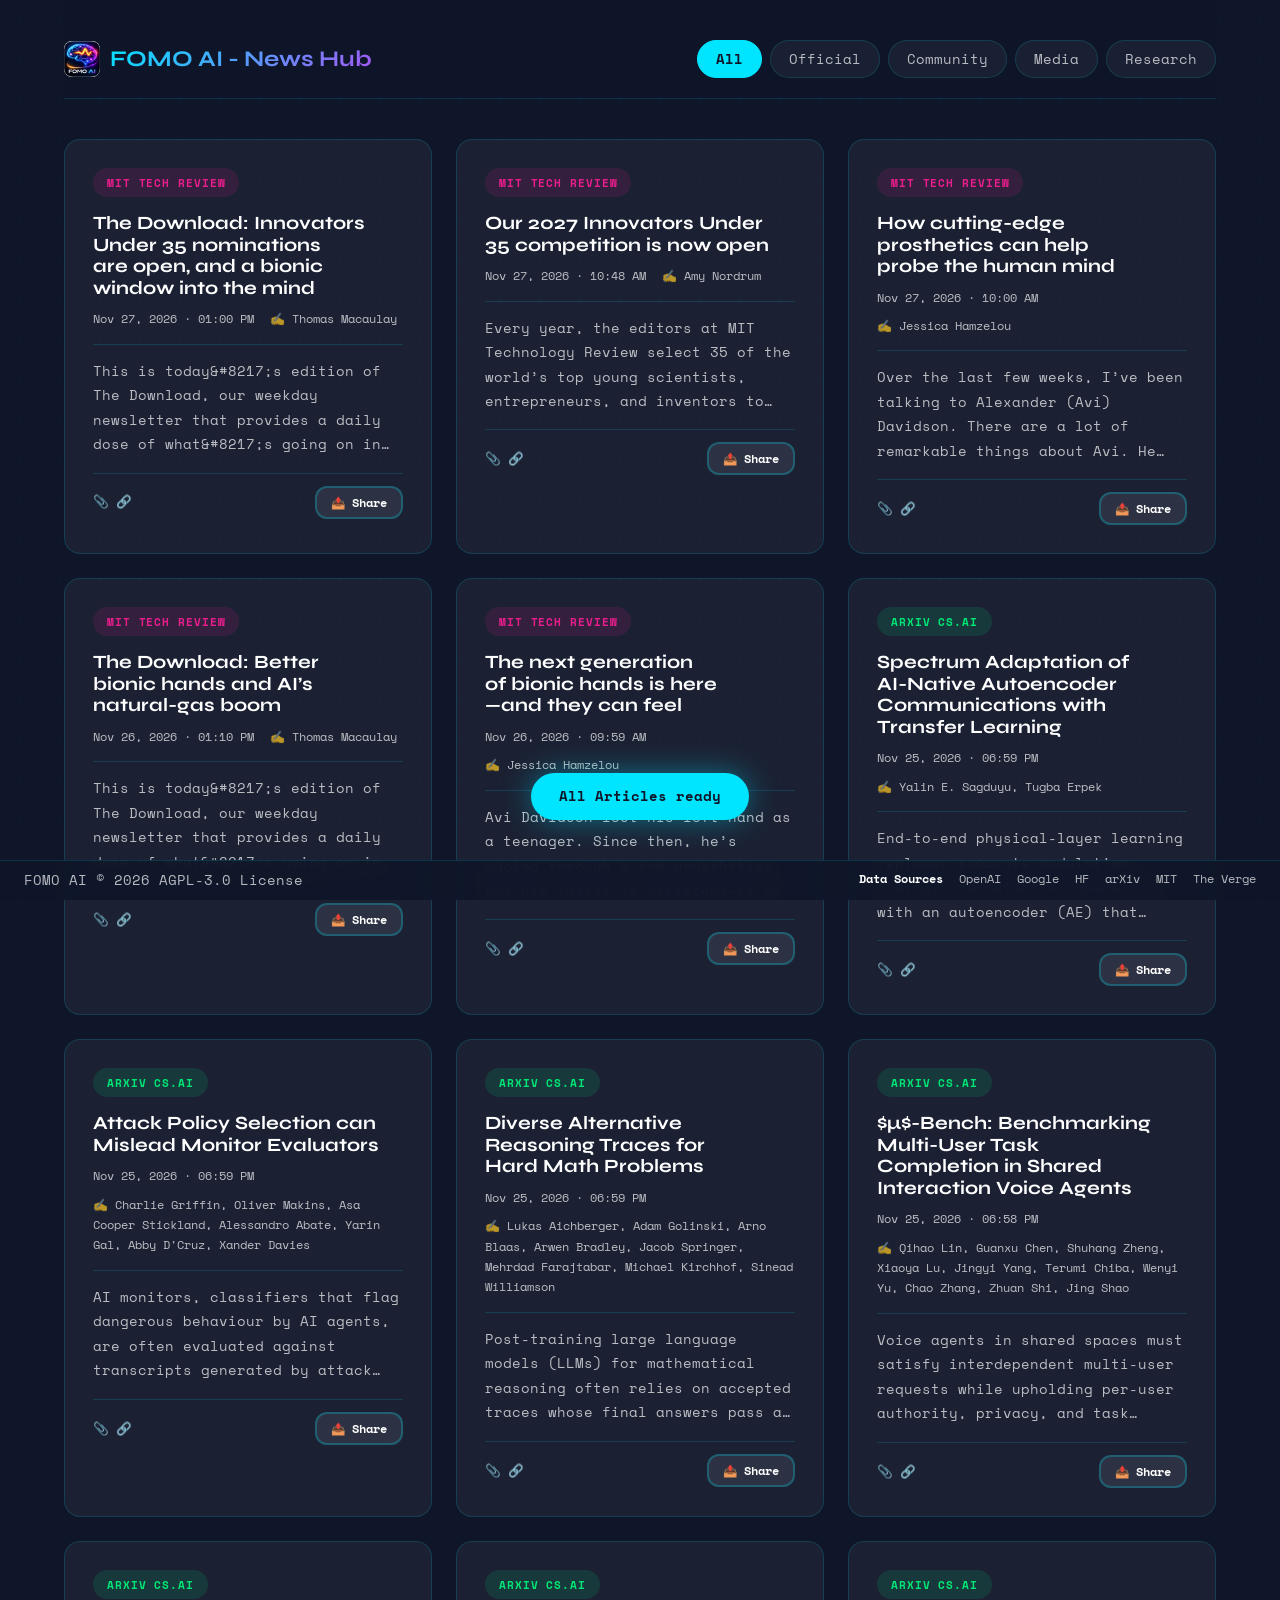
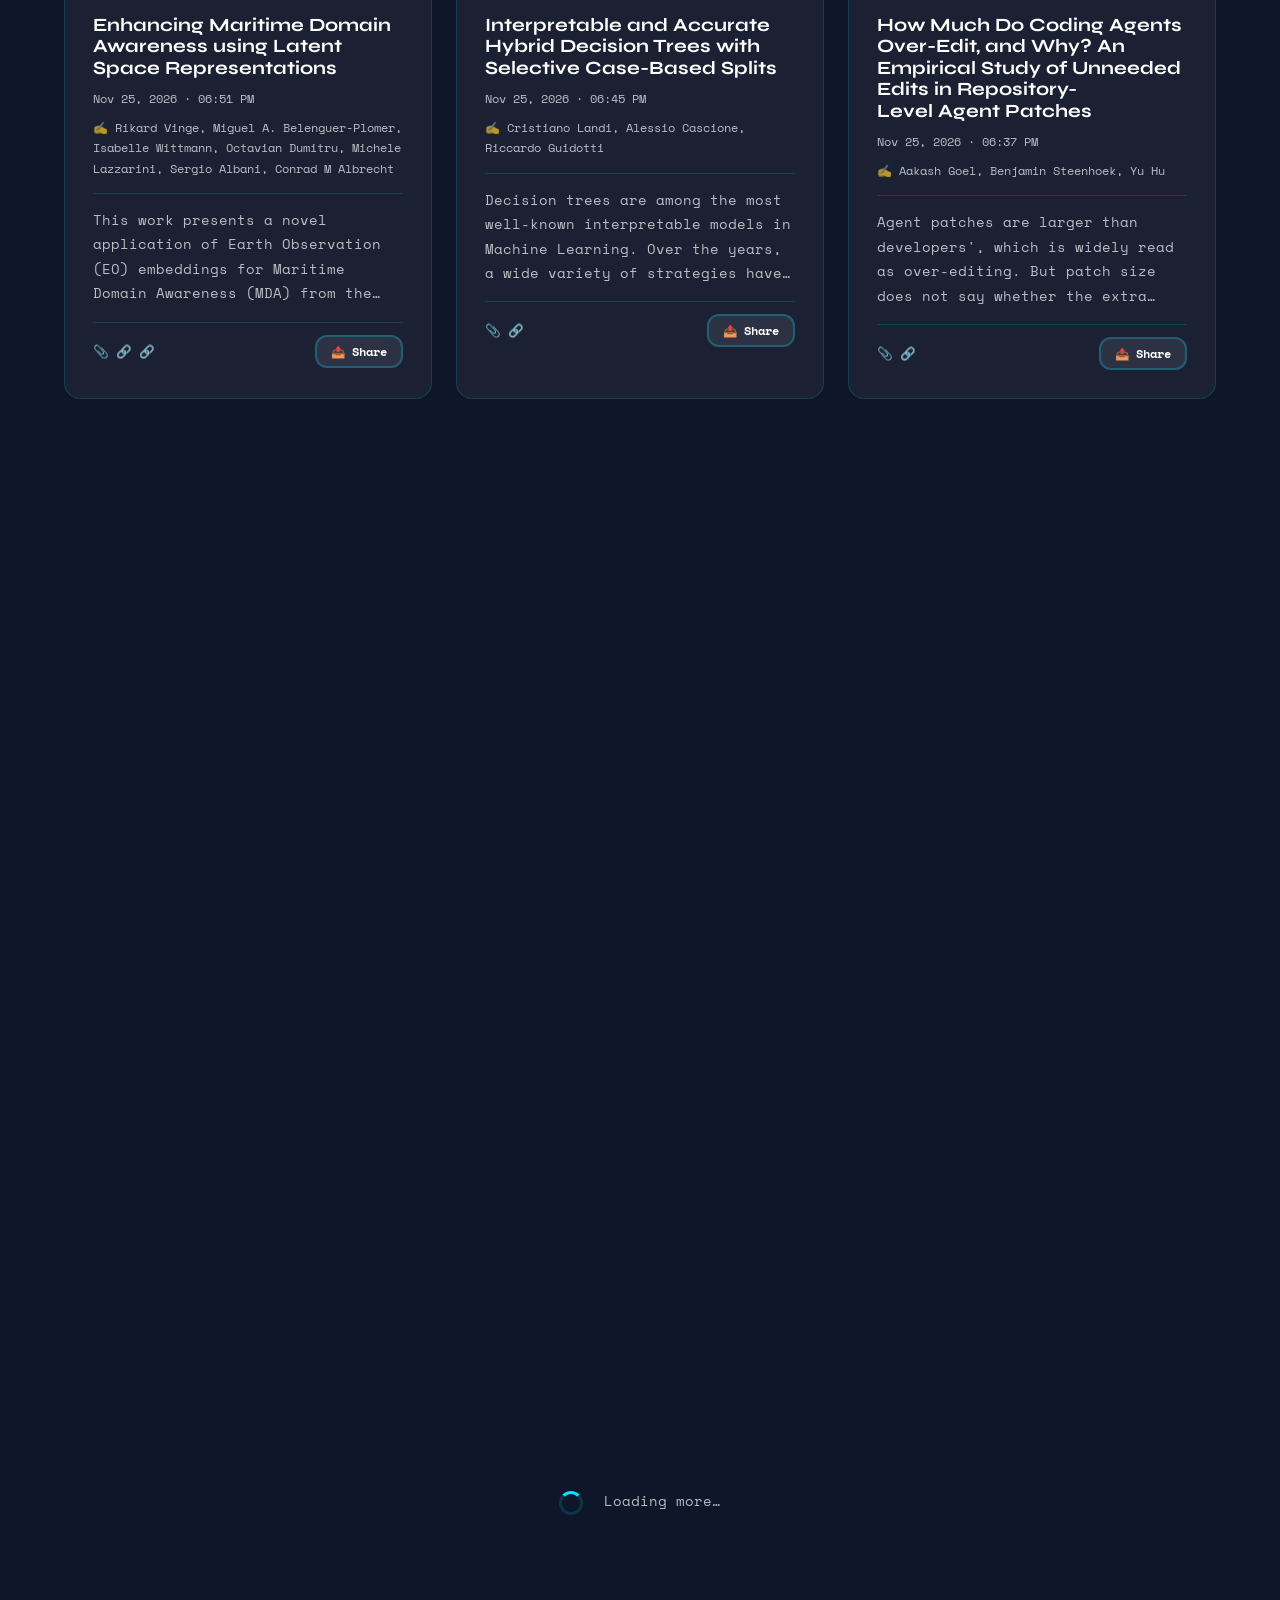
<file: news.html>
<!DOCTYPE html>
<html lang="en">
<head>
    <meta charset="UTF-8" />
    <meta name="viewport" content="width=device-width, initial-scale=1.0" />
    <title>AI News Hub</title>
    <link rel="preconnect" href="https://fonts.googleapis.com" />
    <link rel="preconnect" href="https://fonts.gstatic.com" crossorigin />
    <link href="https://fonts.googleapis.com/css2?family=Syne:wght@400;600;700&family=Space+Mono:wght@400;700&display=swap" rel="stylesheet" />
    <style>
        /* ── Same styling, with fixed footer additions ── */
        :root {
            --bg: #0F1629;
            --bg-alt: #0a0f1e;
            --cyan: #00E5FF;
            --purple: #A855F7;
            --magenta: #E91E8C;
            --gold: #FFA500;
            --green: #00E676;
            --card: rgba(255, 255, 255, 0.05);
            --border: rgba(0, 229, 255, 0.15);
            --text: #FFFFFF;
            --text2: rgba(255, 255, 255, 0.7);
            --font-head: 'Syne', sans-serif;
            --font-body: 'Space Mono', monospace;
        }
        * { margin: 0; padding: 0; box-sizing: border-box; }
        body::before {
            content: '';
            position: fixed; inset: 0;
            background-image: radial-gradient(circle, rgba(0,229,255,0.03) 1px, transparent 1px);
            background-size: 40px 40px;
            z-index: -1; pointer-events: none;
        }
        body {
            font-family: var(--font-body);
            background: var(--bg);
            color: var(--text);
            line-height: 1.7;
            min-height: 100vh;
            padding-bottom: 70px; /* space for fixed footer */
        }
        .container { max-width: 1200px; margin: 0 auto; padding: 0 24px; }
        h1, h2, h3, h4 {
            font-family: var(--font-head);
            font-weight: 700;
            line-height: 1.15;
            text-wrap: balance;
        }
        .text2 { color: var(--text2); }
        .btn {
            display: inline-flex; align-items: center; gap: 10px;
            padding: 14px 28px; border-radius: 12px; text-decoration: none;
            font-weight: 700; font-size: 0.95rem; transition: all 0.2s;
            border: 2px solid transparent; font-family: var(--font-body); cursor: pointer;
        }
        .btn-cyan {
            background: var(--cyan); color: var(--bg);
            box-shadow: 0 0 1.25rem rgba(0,229,255,0.3);
        }
        .btn-cyan:hover { box-shadow: 0 0 30px rgba(0,229,255,0.5); transform: translateY(-2px); }
        .btn-ghost {
            background: rgba(255,255,255,0.08); color: var(--text);
            border-color: rgba(0,229,255,0.25);
        }
        .btn-ghost:hover { border-color: var(--cyan); background: rgba(255,255,255,0.12); }
        .chip {
            background: var(--card); border: 1px solid var(--border);
            border-radius: 20px; padding: 8px 18px; font-size: 0.85rem;
            white-space: nowrap; cursor: pointer; transition: all 0.2s;
            font-family: var(--font-body); color: var(--text2);
        }
        .chip:hover { border-color: var(--cyan); background: rgba(0,229,255,0.08); color: var(--text); }
        .chip.active { background: var(--cyan); color: var(--bg); border-color: var(--cyan); font-weight: 700; }
        .card {
            background: var(--card); border: 1px solid var(--border);
            border-radius: 16px; padding: 28px; transition: all 0.25s;
        }
        .card:hover { border-color: var(--cyan); transform: translateY(-3px); }
        .fade-in { opacity: 0; transform: translateY(24px); transition: opacity 0.5s ease, transform 0.5s ease; }
        .fade-in.visible { opacity: 1; transform: translateY(0); }
        header {
            background: rgba(15,22,41,0.92); backdrop-filter: blur(12px);
            border-bottom: 1px solid var(--border);
            padding: 40px 0 20px; display: flex; flex-wrap: wrap;
            align-items: center; justify-content: space-between;
            gap: 24px; position: sticky; top: 0; z-index: 10;
        }
        .logo { display: flex; align-items: center; gap: 10px; text-decoration: none; color: var(--text); font-family: var(--font-head); font-weight: 700; font-size: 1.4rem; }
        .logo img { width: 36px; height: 36px; border-radius: 8px; }
        .gradient-text {
            background: linear-gradient(135deg, var(--cyan), var(--purple));
            -webkit-background-clip: text; -webkit-text-fill-color: transparent; background-clip: text;
        }
        .toolbar { display: flex; flex-wrap: wrap; align-items: center; gap: 12px; }
        .filters { display: flex; flex-wrap: wrap; gap: 8px; }
        .news-grid {
            display: grid; grid-template-columns: repeat(auto-fill, minmax(340px, 1fr));
            gap: 24px; padding: 40px 0 20px;
        }
        .news-card .badge {
            display: inline-block; font-size: 0.7rem; font-weight: 700;
            text-transform: uppercase; letter-spacing: 0.08em;
            padding: 5px 14px; border-radius: 20px; margin-bottom: 16px;
        }
        .badge-official { background: rgba(0,229,255,0.12); color: var(--cyan); }
        .badge-community { background: rgba(168,85,247,0.12); color: var(--purple); }
        .badge-media { background: rgba(233,30,140,0.12); color: var(--magenta); }
        .badge-research { background: rgba(0,230,118,0.12); color: var(--green); }
        .news-card h3 a { color: var(--text); text-decoration: none; transition: color 0.2s; }
        .news-card h3 a:hover { color: var(--cyan); }
        .news-card .meta {
            font-size: 0.75rem; color: var(--text2);
            display: flex; flex-wrap: wrap; gap: 8px 16px;
            margin: 10px 0 14px; padding-bottom: 14px;
            border-bottom: 1px solid var(--border);
        }
        .news-card .summary {
            font-size: 0.9rem; line-height: 1.7; color: var(--text2);
            display: -webkit-box; -webkit-line-clamp: 4; -webkit-box-orient: vertical;
            overflow: hidden; margin-bottom: 16px;
        }
        .news-card .refs {
            font-size: 0.78rem; border-top: 1px solid var(--border);
            padding-top: 12px; display: flex; flex-wrap: wrap;
            justify-content: space-between; align-items: center; gap: 8px;
        }
        .news-card .refs a { color: var(--cyan); text-decoration: none; font-weight: 700; }
        .news-card .refs a:hover { text-decoration: underline; }
        .toast {
            position: fixed; bottom: 80px; left: 50%; transform: translateX(-50%);
            background: var(--cyan); color: var(--bg); padding: 12px 28px;
            border-radius: 30px; font-weight: 700; font-size: 0.85rem;
            font-family: var(--font-body); opacity: 0; transition: opacity 0.25s;
            z-index: 999; box-shadow: 0 0 30px rgba(0,229,255,0.4); pointer-events: none;
        }
        .toast.show { opacity: 1; }
        .empty-state { grid-column: 1 / -1; text-align: center; padding: 60px 20px; }
        .empty-state p { color: var(--text2); margin-top: 8px; }
        .skeleton-card { background: var(--card); border: 1px solid var(--border); border-radius: 16px; padding: 28px; opacity: 0.4; }
        .skeleton-card .line { height: 14px; background: var(--border); border-radius: 8px; margin-bottom: 12px; }
        .skeleton-card .line.short { width: 55%; }
        .skeleton-card .line.med { width: 75%; }
        .loader-more {
            grid-column: 1 / -1;
            text-align: center;
            padding: 20px 0 40px;
            color: var(--text2);
            font-size: 0.9rem;
        }
        .loader-more .spinner {
            display: inline-block;
            width: 24px;
            height: 24px;
            border: 3px solid var(--border);
            border-top-color: var(--cyan);
            border-radius: 50%;
            animation: spin 0.8s linear infinite;
            margin-right: 12px;
            vertical-align: middle;
        }
        @keyframes spin { to { transform: rotate(360deg); } }

        /* ─── Fixed mini footer ─── */
        .mini-footer {
            position: fixed;
            bottom: 0;
            left: 0;
            right: 0;
            background: rgba(15,22,41,0.92);
            backdrop-filter: blur(12px);
            border-top: 1px solid var(--border);
            padding: 8px 24px;
            display: flex;
            flex-wrap: wrap;
            align-items: center;
            justify-content: space-between;
            z-index: 10;
            gap: 8px 16px;
            font-size: 0.75rem;
            color: var(--text2);
        }
        .mini-footer .source-list {
            display: flex;
            flex-wrap: wrap;
            gap: 6px 16px;
        }
        .mini-footer .source-list span {
            cursor: pointer;
            transition: color 0.2s;
            border-bottom: 1px dashed transparent;
            padding-bottom: 2px;
        }
        .mini-footer .source-list span:hover {
            color: var(--cyan);
            border-bottom-color: var(--cyan);
        }
        .mini-footer .copy-hint {
            font-size: 0.65rem;
            opacity: 0.5;
            white-space: nowrap;
        }
		.foot-note { color: var(--text2); font-size: 0.85rem; }
        @media (max-width: 640px) { .news-card { padding: 20px; } .chip { padding: 6px 14px; font-size: 0.78rem; } }
    </style>
</head>
<body>
    <div class="container">
        <header>
            <a class="logo">
                <img src="uploads/1.png" alt="FOMO AI" width="36" height="36">
                <span class="gradient-text">FOMO AI - News Hub</span>
            </a>
            <div class="toolbar">
                <div class="filters" id="filterContainer" role="tablist">
                    <button class="chip active" data-cat="all" role="tab" aria-selected="true">All</button>
                    <button class="chip" data-cat="official" role="tab" aria-selected="false">Official</button>
                    <button class="chip" data-cat="community" role="tab" aria-selected="false">Community</button>
                    <button class="chip" data-cat="media" role="tab" aria-selected="false">Media</button>
                    <button class="chip" data-cat="research" role="tab" aria-selected="false">Research</button>
                </div>
            </div>
        </header>

        <div id="newsGrid" class="news-grid">
            <!-- skeletons injected by JS -->
        </div>
    </div>

    <!-- Fixed mini footer with clickable sources -->
    <div class="mini-footer" id="miniFooter">
        <div style="display: flex; align-items: center; gap: 8px; flex-wrap: wrap;">
            <span class="foot-note">FOMO AI © 2026 AGPL-3.0 License</a>
        </div>
			<div class="source-list" id="sourceList">
				<span data-url="https://fomo.ai.makeit.solutions/" style="font-weight:700; color:var(--text);">Data Sources</span>
				<span data-url="https://openai.com/news/">OpenAI</span>
				<span data-url="https://blog.google/technology/ai/">Google</span>
				<span data-url="https://huggingface.co/">HF</span>
				<span data-url="https://arxiv.org/">arXiv</span>
				<span data-url="https://www.technologyreview.com/">MIT</span>
				<span data-url="https://www.theverge.com/">The Verge</span>
			</div>
    </div>

    <div class="toast" id="toast"></div>

    <script>
        (function() {
            // ── Configuration ──
            const DATA_URL = 'assets/articles.json';
            const PAGE_SIZE = 9;

            let allArticles = [];
            let filteredArticles = [];
            let activeCategory = 'all';
            let currentPage = 0;
            let isLoading = false;
            let hasMore = true;

            const grid = document.getElementById('newsGrid');
            const filterBtns = document.querySelectorAll('#filterContainer .chip');
            const toast = document.getElementById('toast');

            const escapeHTML = str => String(str).replace(/&/g, '&amp;').replace(/</g, '&lt;').replace(/>/g, '&gt;').replace(/"/g, '&quot;').replace(/'/g, '&#039;');
            const escapeAttr = str => String(str).replace(/"/g, '%22');

            const showToast = (msg, isError = false) => {
                toast.textContent = msg;
                toast.style.background = isError ? 'var(--magenta)' : 'var(--cyan)';
                toast.classList.add('show');
                setTimeout(() => toast.classList.remove('show'), 3000);
            };

            const formatDate = str => {
                if (!str) return '';
                try {
                    const d = new Date(str);
                    if (isNaN(d.getTime())) return '';
                    return d.toLocaleDateString('en-US', { month:'short', day:'numeric', year:'numeric' }) +
                        ' · ' + d.toLocaleTimeString('en-US', { hour:'2-digit', minute:'2-digit' });
                } catch { return ''; }
            };

            function renderPage() {
                const end = (currentPage + 1) * PAGE_SIZE;
                const slice = filteredArticles.slice(0, end);
                hasMore = end < filteredArticles.length;

                if (slice.length === 0) {
                    grid.innerHTML = `<div class="empty-state fade-in visible"><div class="stat-num">📭</div><p>No Available Articles!</p><p class="text2">Try Different categories.</p></div>`;
                    return;
                }

                const html = slice.map(item => {
                    const badgeClass = 'badge-' + (item.category || 'official');
                    const refs = item.references || [];
                    const refHtml = refs.length ? refs.map(u => `<a href="${escapeAttr(u)}" target="_blank" rel="noopener">🔗</a>`).join(' ') : '<span class="text2">—</span>';
                    return `
                    <div class="card news-card fade-in">
                        <span class="badge ${badgeClass}">${escapeHTML(item.source)}</span>
                        <h3><a href="${escapeAttr(item.link)}" target="_blank" rel="noopener">${escapeHTML(item.title)}</a></h3>
                        <div class="meta">
                            <span>${formatDate(item.published)}</span>
                            ${item.author ? `<span>✍️ ${escapeHTML(item.author)}</span>` : ''}
                        </div>
                        <p class="summary">${escapeHTML(item.summary)}</p>
                        <div class="refs">
                            <span>📎 ${refHtml}</span>
                            <button class="btn btn-ghost share-btn" style="padding:6px 14px;font-size:0.72rem;" data-url="${escapeAttr(item.link)}" data-title="${escapeHTML(item.title)}">📤 Share</button>
                        </div>
                    </div>`;
                }).join('');

                let loaderHtml = '';
                if (hasMore) {
                    loaderHtml = `<div class="loader-more" id="loaderMore"><span class="spinner"></span> Loading more…</div>`;
                }

                grid.innerHTML = html + loaderHtml;

                // Fade-in observer for new cards
                const observer = new IntersectionObserver(entries => {
                    entries.forEach(entry => { if (entry.isIntersecting) entry.target.classList.add('visible'); });
                }, { threshold: 0.1 });
                document.querySelectorAll('.news-card.fade-in').forEach(card => observer.observe(card));

                // Share buttons
                document.querySelectorAll('.share-btn').forEach(btn => {
                    btn.addEventListener('click', async () => {
                        const url = btn.dataset.url;
                        const title = btn.dataset.title;
                        try {
                            if (navigator.share) {
                                await navigator.share({ title, url });
                            } else {
                                await navigator.clipboard.writeText(`${title} — ${url}`);
                                showToast('✅ Link copied!');
                            }
                        } catch (err) {
                            const input = document.createElement('input');
                            input.value = `${title} — ${url}`;
                            document.body.appendChild(input);
                            input.select();
                            document.execCommand('copy');
                            document.body.removeChild(input);
                            showToast('✅ Link copied!');
                        }
                    });
                });

                // Observe loader for infinite scroll
                if (hasMore) {
                    const loader = document.getElementById('loaderMore');
                    if (loader) {
                        const loaderObserver = new IntersectionObserver(entries => {
                            if (entries[0].isIntersecting && !isLoading) {
                                loadMore();
                            }
                        }, { rootMargin: '0px 0px 100px 0px' });
                        loaderObserver.observe(loader);
                    }
                }
            }

            function loadMore() {
                if (isLoading || !hasMore) return;
                isLoading = true;
                currentPage++;
                renderPage();
                isLoading = false;
            }

            function resetAndRender() {
                currentPage = 0;
                filteredArticles = activeCategory === 'all'
                    ? allArticles
                    : allArticles.filter(a => a.category === activeCategory);
                renderPage();
            }

            async function loadArticles() {
                grid.innerHTML = Array(3).fill('<div class="skeleton-card"><div class="line"></div><div class="line med"></div><div class="line short"></div></div>').join('');
                try {
                    const resp = await fetch(DATA_URL);
                    if (!resp.ok) throw new Error(`HTTP ${resp.status}`);
                    const data = await resp.json();
                    if (!Array.isArray(data)) throw new Error('Invalid JSON format');
                    allArticles = data;
                    showToast('All Articles ready');
                    resetAndRender();
                } catch (err) {
                    console.error(err);
                    grid.innerHTML = `
                        <div class="empty-state fade-in visible">
                            <div class="stat-num">⚠️</div>
                            <p>Under Maintenance</p>
                        </div>`;
                    showToast('Failed to load data', true);
                }
            }

            // ── Copy source URL on click ──
            document.querySelectorAll('#sourceList span').forEach(el => {
                el.addEventListener('click', async () => {
                    const url = el.dataset.url;
                    try {
                        await navigator.clipboard.writeText(url);
                        showToast(`✅ Link Copied!`);
                    } catch {
                        // fallback
                        const input = document.createElement('input');
                        input.value = url;
                        document.body.appendChild(input);
                        input.select();
                        document.execCommand('copy');
                        document.body.removeChild(input);
                        showToast(`✅ Link Copied!`);
                    }
                });
            });

            // ── Filter events ──
            filterBtns.forEach(btn => btn.addEventListener('click', () => {
                filterBtns.forEach(b => { b.classList.remove('active'); b.setAttribute('aria-selected', 'false'); });
                btn.classList.add('active');
                btn.setAttribute('aria-selected', 'true');
                activeCategory = btn.dataset.cat;
                resetAndRender();
            }));

            // ── Scroll event for infinite scroll ──
            window.addEventListener('scroll', () => {
                if (isLoading || !hasMore) return;
                const scrollY = window.scrollY;
                const viewHeight = window.innerHeight;
                const docHeight = document.documentElement.scrollHeight;
                if (scrollY + viewHeight >= docHeight - 200) {
                    loadMore();
                }
            });

            // ── Start ──
            loadArticles();
        })();
    </script>
</body>
</html>
</file>
<file: assets/style.css>
*, *::before, *::after { margin: 0; padding: 0; box-sizing: border-box; }

        :root {
            --bg: #0F1629;
            --bg-alt: #0a0f1e;
            --cyan: #00E5FF;
            --purple: #A855F7;
            --magenta: #E91E8C;
            --gold: #FFA500;
            --green: #00E676;
            --card: rgba(255,255,255,0.05);
            --border: rgba(0,229,255,0.15);
            --text: #FFFFFF;
            --text2: rgba(255,255,255,0.7);
            --font-head: 'Syne', sans-serif;
            --font-body: 'Space Mono', monospace;
        }

        html { scroll-behavior: smooth; }

        body {
            font-family: var(--font-body);
            background: var(--bg);
            color: var(--text);
            line-height: 1.7;
            overflow-x: hidden;
        }

        body::before {
            content: '';
            position: fixed; inset: 0;
            background-image: radial-gradient(circle, rgba(0,229,255,0.03) 1px, transparent 1px);
            background-size: 40px 40px;
            z-index: -1;
            pointer-events: none;
        }

        h1, h2, h3, h4 { font-family: var(--font-head); font-weight: 700; line-height: 1.15; text-wrap: balance; }
        h1 { font-size: clamp(2.5rem, 6vw, 4.5rem); }
        h2 { font-size: clamp(1.8rem, 4vw, 3rem); }
        h3 { font-size: clamp(1.25rem, 2.5vw, 1.75rem); }

        .container { max-width: 1200px; margin: 0 auto; padding: 0 24px; }

        /* ── NAV ── */
        nav {
            position: fixed; top: 0; left: 0; right: 0; z-index: 1000;
            background: rgba(15,22,41,0.92);
            backdrop-filter: blur(12px);
            border-bottom: 1px solid var(--border);
            padding: 12px 24px;
        }
        .nav-inner { max-width: 1200px; margin: 0 auto; display: flex; justify-content: space-between; align-items: center; }
        .logo { display: flex; align-items: center; gap: 10px; text-decoration: none; color: var(--text); font-family: var(--font-head); font-weight: 700; font-size: 1.4rem; }
        .logo img { width: 36px; height: 36px; border-radius: 8px; }
        .nav-links { display: flex; gap: 28px; list-style: none; align-items: center; }
        .nav-links a { color: var(--text2); text-decoration: none; font-size: 0.9rem; transition: color 0.2s; }
        .nav-links a:hover { color: var(--cyan); }
        .nav-cta {
            background: var(--cyan); color: var(--bg) !important; padding: 10px 20px;
            border-radius: 8px; font-weight: 700; font-size: 0.9rem;
            box-shadow: 0 0 20px rgba(0,229,255,0.35); transition: all 0.2s;
        }
        .nav-cta:hover { box-shadow: 0 0 30px rgba(0,229,255,0.55); transform: translateY(-1px); }
        .hamburger { display: none; background: none; border: none; cursor: pointer; padding: 8px; flex-direction: column; gap: 5px; }
        .hamburger span { width: 22px; height: 2px; background: var(--cyan); transition: all 0.3s; display: block; }
        .hamburger.open ~ .close-menu { display: block; }

        /* ── HERO ── */
        .hero {
            min-height: 100vh; display: flex; align-items: center;
            padding: 100px 0 48px; position: relative;
        }
        .hero-grid {
            display: grid; grid-template-columns: 1fr 1fr;
            gap: 48px; align-items: center;
        }
		.hero h1 {
			margin-bottom: 20px;
			color: var(--cyan);   /* fallback for unsupported browsers */
		}
		@supports (background-clip: text) or (-webkit-background-clip: text) {
			.hero h1 {
				background: linear-gradient(135deg, #fff 0%, var(--cyan) 60%, var(--purple) 100%);
				-webkit-background-clip: text;
				background-clip: text;
				-webkit-text-fill-color: transparent;
			}
		}       
		.hero-sub { display: flex; gap: 0.80rem; font-size: 0.80rem; color: var(--text2); flex-wrap: wrap; }
        .hero-sub span::before { content: ' ★ '; color: var(--gold); font-weight: 700; }
        .cta-row { display: flex; gap: 0.80rem; margin-bottom: 1.25rem; margin-top: 1.25rem; flex-wrap: wrap; }
        .btn {
            display: inline-flex; align-items: center; gap: 10px;
            padding: 14px 28px; border-radius: 12px; text-decoration: none;
            font-weight: 700; font-size: 0.95rem; transition: all 0.2s; border: 2px solid transparent;
            font-family: var(--font-body);
        }
        .btn-cyan { background: var(--cyan); color: var(--bg); box-shadow: 0 0 1.25rem rgba(0,229,255,0.3); }
        .btn-cyan:hover { box-shadow: 0 0 30px rgba(0,229,255,0.5); transform: translateY(-2px); }
        .btn-ghost { background: rgba(255,255,255,0.08); color: var(--text); border-color: rgba(0,229,255,0.25); }
        .btn-ghost:hover { border-color: var(--cyan); background: rgba(255,255,255,0.12); }
        .trust-row { display: flex; gap: 0.80rem; font-size: 0.80rem; color: var(--text2); flex-wrap: wrap; }
        .trust-row span::before { content: ' ✓ '; color: var(--green); font-weight: 700; }
        .trust-row-center { display: flex; gap: 0.80rem; font-size: 0.80rem; color: var(--text2); flex-wrap: wrap; justify-content: center; }
        .trust-row-center span::before { content: ' ✓ '; color: var(--green); font-weight: 700; }

        /* Phone */
        .phone-wrap { perspective: 1000px; display: flex; justify-content: center; }
        .phone {
            width: 280px; padding: 10px;
            background: linear-gradient(135deg, rgba(0,229,255,0.12), rgba(168,85,247,0.12));
            border: 2px solid rgba(0,229,255,0.35); border-radius: 36px;
            box-shadow: 0 24px 64px rgba(0,229,255,0.25), 0 16px 48px rgba(168,85,247,0.15);
            transform: perspective(1000px) rotateY(-5deg); transition: transform 0.4s;
        }
        .phone:hover { transform: perspective(1000px) rotateY(0deg); }
        .phone-inner {
            width: 100%; aspect-ratio: 9/19.5; border-radius: 28px;
            overflow: hidden; background: #0d1225;
        }
        .phone-inner img { width: 100%; height: 100%; object-fit: cover; display: block; }

        /* ── TESTIMONIALS ── */
        .test-grid { display: grid; grid-template-columns: repeat(auto-fit, minmax(300px, 1fr)); gap: 24px; }
        .test-card {
            background: var(--card); border: 1px solid var(--border);
            border-radius: 16px; padding: 28px; transition: all 0.25s;
        }
        .test-card:hover { border-color: var(--cyan); transform: translateY(-3px); }
        .test-stars { color: var(--gold); font-size: 1.1rem; margin-bottom: 12px; letter-spacing: 2px; }
        .test-card p { color: var(--text2); font-size: 0.95rem; font-style: italic; margin-bottom: 16px; line-height: 1.7; }
        .test-author { display: flex; align-items: center; gap: 12px; }
        .test-avatar {
            width: 40px; height: 40px; border-radius: 50%;
            display: flex; align-items: center; justify-content: center;
            font-family: var(--font-head); font-weight: 700; font-size: 1.1rem; color: #fff; flex-shrink: 0;
        }
        .test-author strong { display: block; font-size: 0.9rem; }
        .test-author span { font-size: 0.8rem; color: var(--text2); }
        .tour-tooltip {
            position: absolute;
            background: rgba(0, 0, 0, 0.85);
            color: white;
            padding: 8px 14px;
            border-radius: 6px;
            font-size: 0.85rem;
            pointer-events: none;
            z-index: 1001;
			/* Responsive Sizing Rules */
			width: max-content;        /* Shrinks container perfectly to text length */
			max-width: 85vw;           /* Safe boundaries: Never wider than 85% of mobile screens */
			box-sizing: border-box;    /* Includes padding in width calculations */
			word-wrap: break-word;     /* Wraps text safely if a word is exceptionally long */	
        }

        /* ── FAQ ── */
        .faq-list { max-width: 760px; margin: 0 auto; }
        .faq-item { border-bottom: 1px solid var(--border); }
        .faq-q {
            width: 100%; background: none; border: none; color: var(--text);
            font-family: var(--font-head); font-size: 1.05rem; font-weight: 600;
            padding: 20px 0; text-align: left; cursor: pointer;
            display: flex; justify-content: space-between; align-items: center;
            transition: color 0.2s;
        }
        .faq-q:hover { color: var(--cyan); }
        .faq-q svg { transition: transform 0.3s; flex-shrink: 0; margin-left: 16px; }
        .faq-q[aria-expanded="true"] svg { transform: rotate(180deg); }
        .faq-a { max-height: 0; overflow: hidden; transition: max-height 0.35s ease; }
        .faq-a p { color: var(--text2); font-size: 0.95rem; line-height: 1.7; padding-bottom: 20px; }
		:focus-visible {
			outline: 2px solid var(--cyan);
			outline-offset: 2px;
		}

        /* ── STATS ── */
        .stats {
            background: rgba(0,229,255,0.04);
            border-top: 1px solid var(--border); border-bottom: 1px solid var(--border);
            padding: 32px 0; opacity: 1; transform: none;
        }
        .stats-row { display: flex; justify-content: space-around; gap: 16px; flex-wrap: wrap; }
        .stat { text-align: center; min-width: 100px; }
        .stat-num { font-family: var(--font-head); font-size: clamp(2rem, 4vw, 3rem); font-weight: 700; color: var(--cyan); }
        .stat-lbl { font-size: 0.85rem; color: var(--text2); }

        /* ── SECTIONS ── */
        section { padding: 80px 0; }
        .fade-in { opacity: 0; transform: translateY(24px); transition: opacity 0.5s ease, transform 0.5s ease; }
        .fade-in.visible { opacity: 1; transform: translateY(0); }
        .section-head { text-align: center; margin-bottom: 48px; }
        .section-head p { color: var(--text2); font-size: 1.05rem; max-width: 640px; margin: 12px auto 0; }

        /* ── INSIGHTS ── */
        .nsgt-grid { display: grid; grid-template-columns: repeat(auto-fit, minmax(280px, 1fr)); gap: 24px; }
        .nsgt {
            background: var(--card); border: 1px solid var(--border);
            border-radius: 16px; padding: 28px; transition: all 0.25s;
            display: flex; flex-direction: column; align-items: flex-start;
        }
        .nsgt:hover { border-color: var(--cyan); box-shadow: 0 0 12px rgba(0,229,255,0.2); transform: translateY(-3px); }
        .nsgt-icon {
            width: 48px; height: 48px; border-radius: 12px;
            display: flex; align-items: center; justify-content: center;
            margin-bottom: 16px;
        }
        .nsgt-icon svg { width: 24px; height: 24px; }
        .nsgt h3 { margin-bottom: 10px; }
        .nsgt p { color: var(--text2); font-size: 0.85rem; }

        /* ── HOW IT WORKS ── */
        .steps { display: grid; grid-template-columns: repeat(auto-fit, minmax(240px, 1fr)); gap: 40px; }
        .step { text-align: center; }
        .step-n {
            width: 56px; height: 56px; margin: 0 auto 16px;
            background: var(--cyan); color: var(--bg); border-radius: 50%;
            display: flex; align-items: center; justify-content: center;
            font-family: var(--font-head); font-size: 1.4rem; font-weight: 700;
            box-shadow: 0 0 20px rgba(0,229,255,0.5);
        }
        .step h3 { margin-bottom: 8px; }
        .step p { color: var(--text2); font-size: 0.95rem; }

        /* ── MODULES (compact chips) ── */
        .modules-section { background: var(--bg-alt); }
        .mod-group { margin-bottom: 32px; }
        .mod-group h3 { margin-bottom: 16px; color: var(--cyan); }
        .chip-grid { display: flex; flex-wrap: wrap; gap: 10px; }
        .chip {
            background: var(--card); border: 1px solid var(--border);
            border-radius: 20px; padding: 8px 18px; font-size: 0.85rem;
            color: var(--text); transition: all 0.2s; cursor: default;
            white-space: nowrap;
        }
        .chip:hover { border-color: var(--cyan); background: rgba(0,229,255,0.08); }
        .chip-hidden { display: none; }
        .show-more-btn {
            background: none; border: 1px solid var(--border); color: var(--cyan);
            padding: 8px 20px; border-radius: 20px; cursor: pointer;
            font-family: var(--font-body); font-size: 0.85rem; transition: all 0.2s;
            margin-top: 12px;
        }
        .show-more-btn:hover { background: rgba(0,229,255,0.1); border-color: var(--cyan); }

        /* ── LABS ── */
        .lab-grid { display: grid; grid-template-columns: repeat(auto-fit, minmax(240px, 1fr)); gap: 20px; }
        .lab-card {
            background: var(--card); border: 1px solid var(--border);
            border-radius: 16px; padding: 24px; transition: all 0.25s;
        }
        .lab-card:hover { border-color: var(--cyan); transform: translateY(-3px); }
        .lab-card h4 { color: var(--cyan); margin-bottom: 8px; font-size: 1.1rem; }
        .lab-card .lab-count { font-size: 2rem; font-family: var(--font-head); font-weight: 700; color: var(--text); margin-bottom: 8px; }
        .lab-card ul { list-style: none; color: var(--text2); font-size: 0.85rem; }
        .lab-card li::before { content: '→ '; color: var(--cyan); }

        /* ── MECHANICS CAROUSEL ── */
        .carousel-wrap {
            overflow-x: auto; scroll-snap-type: x mandatory;
            -webkit-overflow-scrolling: touch;
            scrollbar-width: none; -ms-overflow-style: none;
        }
        .carousel-wrap::-webkit-scrollbar { display: none; }
        .carousel-track { display: flex; gap: 16px; padding: 4px 0 16px; }
        .mech-card {
            flex: 0 0 260px; scroll-snap-align: start;
            background: var(--card); border: 1px solid var(--border);
            border-radius: 16px; padding: 24px; transition: all 0.25s;
        }
        .mech-card:hover { border-color: var(--cyan); }
        .mech-card h4 { margin-bottom: 8px; font-size: 1.1rem; }
        .mech-card p { color: var(--text2); font-size: 0.85rem; }

        /* ── PATHS ── */
        .paths-row { display: flex; gap: 16px; justify-content: center; flex-wrap: wrap; }
        .path {
            background: var(--card); border: 2px solid var(--border);
            border-radius: 16px; padding: 24px 20px; text-align: center;
            min-width: 180px; flex: 1; max-width: 220px; transition: all 0.25s;
        }
        .path:hover { border-color: var(--cyan); box-shadow: 0 0 24px rgba(0,229,255,0.2); }
        .path-emoji { font-size: 2.2rem; margin-bottom: 10px; }
        .path h4 { font-size: 1rem; margin-bottom: 6px; }
        .path p { color: var(--text2); font-size: 0.8rem; }

        /* ── DOWNLOAD ── */
        .dl-section { text-align: center; }
        .dl-badges { display: flex; gap: 16px; justify-content: center; margin: 40px 0; flex-wrap: wrap; }
        .dl-badge {
            padding: 0; background: #000; border: none; border-radius: 8px;
            text-decoration: none; color: var(--text);
            display: inline-flex; align-items: center; transition: all 0.2s;
            overflow: hidden; height: 56px;
        }
        .dl-badge:hover { box-shadow: 0 4px 20px rgba(255,255,255,0.15); transform: translateY(-2px); }
        .dl-badge svg { height: 56px; width: auto; }

        /* ── CONTACT ── */
        .contact-inner { text-align: center; }
        .social-row { display: flex; gap: 16px; justify-content: center; margin-top: 24px; }
        .soc-link {
            width: 48px; height: 48px; background: var(--card);
            border: 1px solid var(--border); border-radius: 50%;
            display: flex; align-items: center; justify-content: center;
            text-decoration: none; color: var(--text); transition: all 0.2s;
        }
        .soc-link:hover { border-color: var(--cyan); box-shadow: 0 0 16px rgba(0,229,255,0.4); transform: scale(1.1); }

        /* ── FOOTER ── */
        footer {
            border-top: 1px solid var(--border); padding: 40px 0 24px;
            margin-top: 48px; background: rgba(0,0,0,0.2);
        }
        .foot-grid { display: flex; justify-content: space-between; align-items: center; flex-wrap: wrap; gap: 24px; }
        .foot-links { display: flex; gap: 20px; list-style: none; flex-wrap: wrap; }
        .foot-links a { color: var(--text2); text-decoration: none; font-size: 0.85rem; transition: color 0.2s; }
        .foot-links a:hover { color: var(--cyan); }
        .foot-note { color: var(--text2); font-size: 0.85rem; }

        /* ── RESPONSIVE ── */
        @media (max-width: 1024px) {
            .hero-grid { grid-template-columns: 1fr; text-align: center; }
            .hero-sub, .cta-row, .trust-row { justify-content: center; }
            .phone { width: 240px; }
            .test-grid { grid-template-columns: 1fr 1fr; }
        }
        @media (max-width: 855px) {
            .nav-links {
                position: fixed; top: 56px; left: -100%; width: 100%;
                height: calc(70vh - 56px); background: rgba(15,22,41,0.98);
                backdrop-filter: blur(20px); flex-direction: column;
                padding: 40px 24px; transition: left 0.3s; align-items: flex-start; gap: 20px;
            }
            .nav-links.open { left: 0; }
            .hamburger { display: flex; }
            .hamburger.open span:nth-child(1) { transform: rotate(45deg) translate(5px, 5px); }
            .hamburger.open span:nth-child(2) { opacity: 0; }
            .hamburger.open span:nth-child(3) { transform: rotate(-45deg) translate(5px, -5px); }
            .phone { width: 200px; }
            .test-grid { grid-template-columns: 1fr; }
            .contact-inner .btn-cyan { width: 100%; justify-content: center; }
            .faq-q { font-size: 0.95rem; padding: 16px 0; }
            .path { min-width: 140px; }
            .foot-grid { flex-direction: column; text-align: center; }
        }
        @media (max-width: 640px) {
			.hero { padding: 70px 0 48px; }
            .btn { width: 100%; justify-content: center; }
            .nsgt-grid { grid-template-columns: 1fr; }
            .paths-row { flex-direction: column; align-items: center; }
            .path { max-width: 100%; width: 100%; }
            .dl-badges { flex-direction: column; align-items: center; }
        }
		
				/* ---------- Privacy Section: Hidden Page Style ---------- */
		#privacy {
			display: none;                     /* Hidden by default */
			position: fixed;
			top: 0;
			left: 0;
			width: 100%;
			height: 100%;
			z-index: 10000;                   /* Sit on top of everything */
			background: rgba(15, 22, 41, 0.97); /* Dark overlay, nearly opaque */
			overflow-y: auto;                 /* Scrollable content */
			padding: 40px 20px;
			box-sizing: border-box;
		}

		/* White content card */
		#privacy .container {
			position: relative;
			background: #ffffff;
			color: #1a1a2e;
			max-width: 800px;
			margin: 0 auto;
			border-radius: 12px;
			padding: 48px 40px;
			box-shadow: 0 20px 60px rgba(0,0,0,0.5);
			position: relative;
			font-family: 'Inter', -apple-system, BlinkMacSystemFont, sans-serif;
			line-height: 1.7;
		}

		/* Close button (X) */
		.close-btn {
			position: absolute;
			top: 20px;
			right: 24px;
			background: none;
			border: none;
			font-size: 2rem;
			color: #666;
			cursor: pointer;
			line-height: 1;
			transition: color 0.2s;
		}
		.close-btn:hover {
			color: #000;
		}

		/* Typography inside the card */
		#privacy h1 {
			color: #0B0C10;
			font-size: 2.4rem;
			margin-bottom: 8px;
			font-family: 'Syne', sans-serif;
			padding-right: 40px;   /* prevent overlap with close button */
		}
		#privacy h2 {
			color: #2D3436;
			font-size: 1.5rem;
			margin-top: 32px;
			margin-bottom: 12px;
			border-bottom: 1px solid #E0E0E0;
			padding-bottom: 6px;
			font-family: 'Syne', sans-serif;
		}
		#privacy a {
			color: #2563EB;
			text-decoration: underline;
		}
		#privacy a:hover {
			color: #1D4ED8;
		}
		#privacy ul, #privacy ol {
			padding-left: 24px;
			margin-bottom: 16px;
		}
		#privacy li {
			margin-bottom: 8px;
		}
		#privacy .date {
			color: #6B7280;
			font-size: 0.95rem;
			margin-bottom: 24px;
		}
		#privacy strong {
			font-weight: 600;
			color: #0B0C10;
		}

		/* Footer link styling (subtle, matching your theme) */
		.privacy-footer-link {
			color: var(--text2);
			text-decoration: none;
			font-size: 0.9rem;
			transition: color 0.2s;
		}
		.privacy-footer-link:hover {
			color: var(--cyan);
		}

		/* Responsive */
		@media (max-width: 768px) {
			#privacy .container {
				padding: 28px 20px;
				border-radius: 8px;
			}
			#privacy h1 {
				font-size: 2rem;
			}
			#privacy {
				padding: 20px 10px;
			}
		}
</file>
